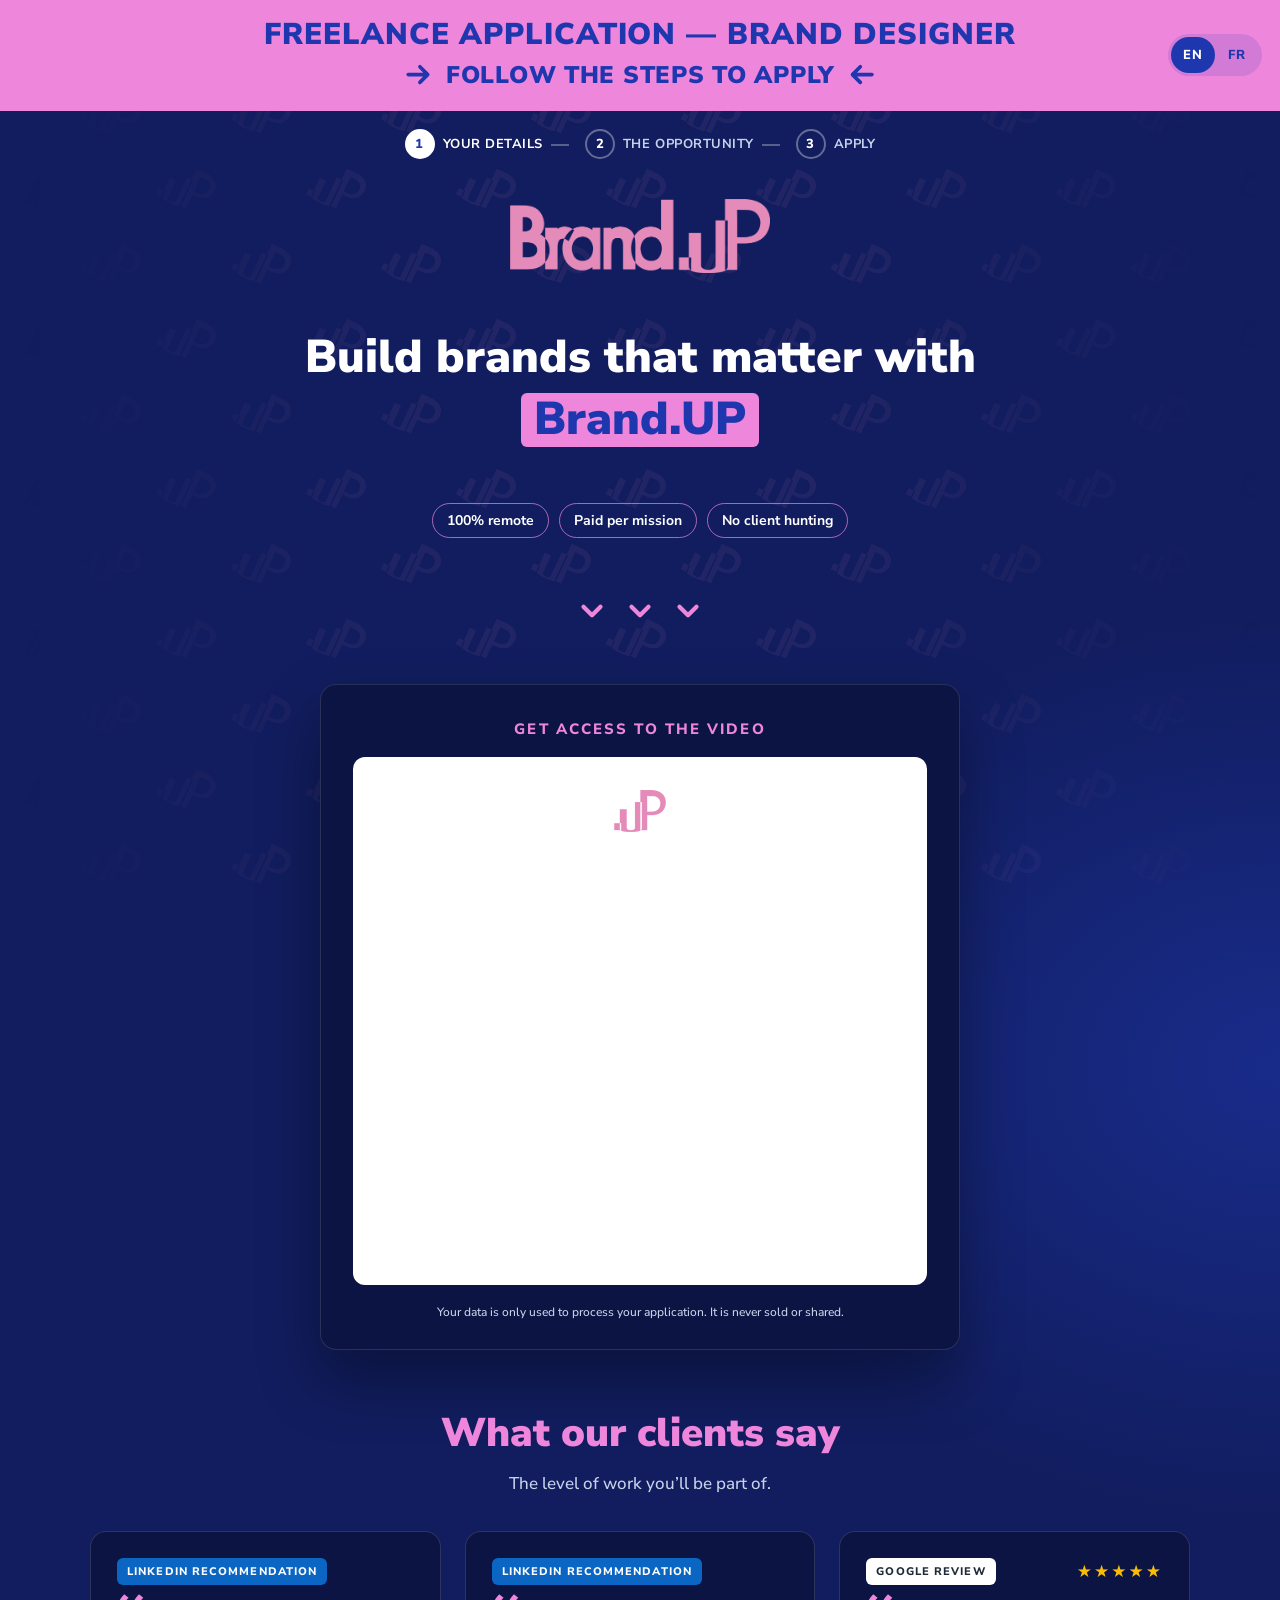
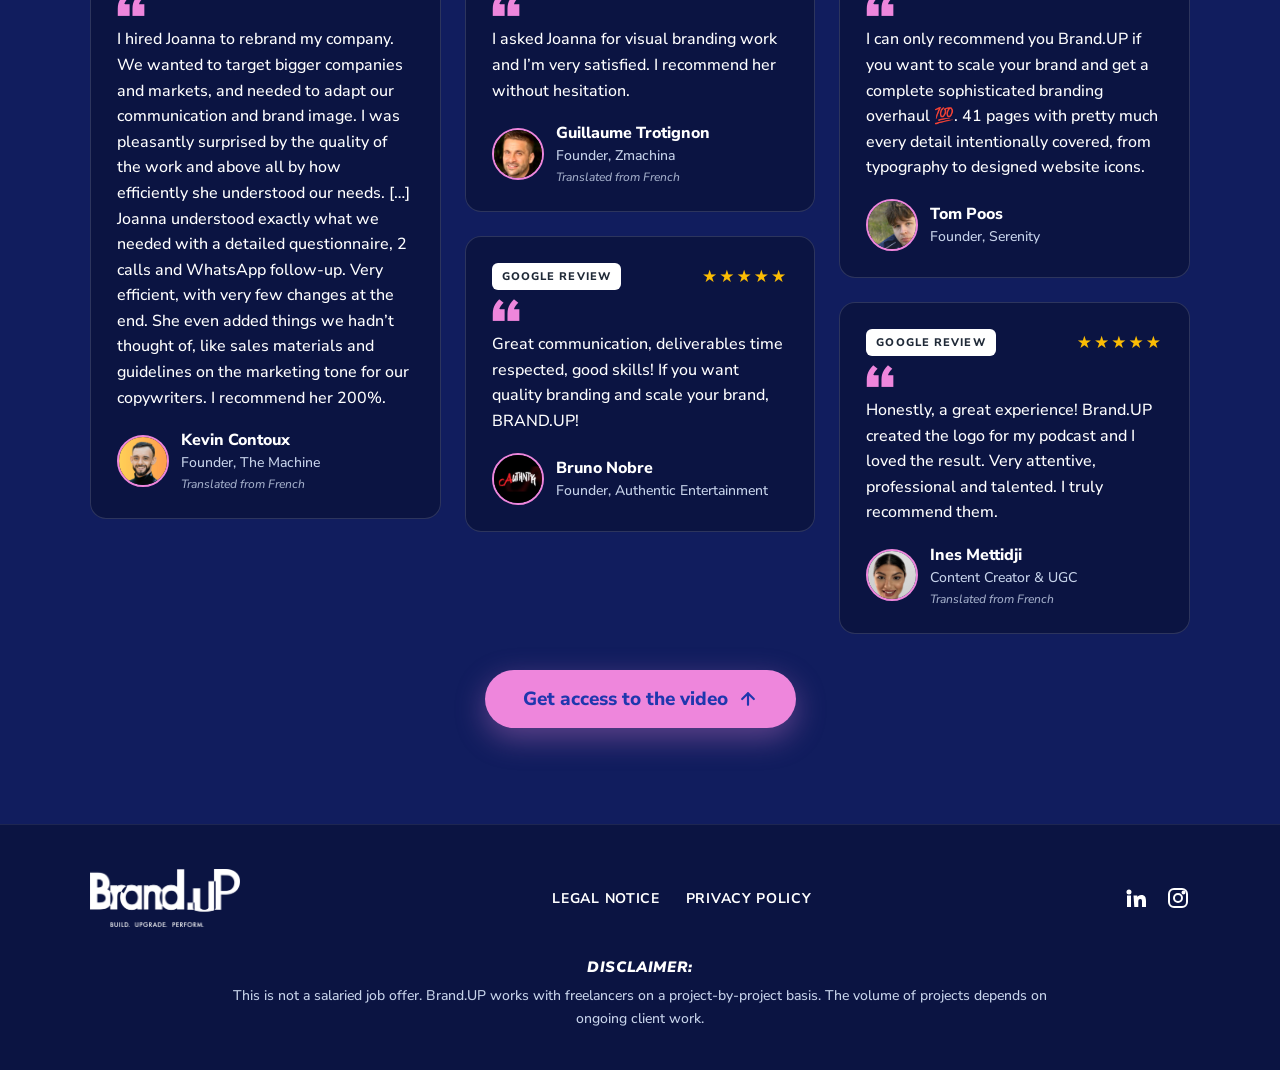
<file: index.html>
<!doctype html>
<html lang="en">
<head>
  <meta charset="utf-8">
  <meta name="viewport" content="width=device-width, initial-scale=1">
  <title>Join Brand.UP — Freelance Brand Designer</title>
  <meta name="description" content="Brand.UP is looking for freelance brand designers: visual identity, art direction and brand guidelines. 100% remote.">
  <meta property="og:title" content="Join the Brand.UP creative network">
  <meta property="og:description" content="Freelance brand designer: apply in 3 steps.">
  <link rel="icon" type="image/png" href="assets/favicon.png">
  <link rel="preconnect" href="https://fonts.googleapis.com">
  <link rel="preconnect" href="https://fonts.gstatic.com" crossorigin>
  <link rel="stylesheet" href="https://fonts.googleapis.com/css2?family=Nunito+Sans:opsz,wght@6..12,500;6..12,700;6..12,800;6..12,900&display=swap">
  <link rel="stylesheet" href="style.css?v=202611231905">
  <script src="config.js?v=202611231905"></script>
  <script src="verrou.js?v=202611231905"></script>
</head>
<body>

  <header class="bandeau">
    <div class="bandeau__langues" data-langues></div>
    <p class="bandeau__titre" data-t="bandeau.titre"></p>
    <p class="bandeau__sous">
      <svg aria-hidden="true" viewBox="0 0 24 24" fill="none" stroke="currentColor" stroke-width="2.8" stroke-linecap="round" stroke-linejoin="round"><path d="M4 12h15M13 6l6 6-6 6"/></svg>
      <span data-t="bandeau.sousTitre"></span>
      <svg class="miroir" aria-hidden="true" viewBox="0 0 24 24" fill="none" stroke="currentColor" stroke-width="2.8" stroke-linecap="round" stroke-linejoin="round"><path d="M4 12h15M13 6l6 6-6 6"/></svg>
    </p>
  </header>
  <ol class="etapes" data-etapes="1" aria-label="Application steps"></ol>

  <main>
    <img src="assets/logo-rose.png" alt="Brand.UP" width="260" height="74" style="width:260px">

    <h1 class="titre-hero"><span data-t="page1.titreDebut"></span><span class="surligne" data-t="page1.titreSurligne"></span><span data-t="page1.titreFin"></span></h1>


    <ul class="badges" data-liste="page1.badges"></ul>

    <div class="fleches" aria-hidden="true">
      <svg viewBox="0 0 24 24" fill="none" stroke="currentColor" stroke-width="3" stroke-linecap="round" stroke-linejoin="round"><path d="M6 9l6 6 6-6"/></svg>
      <svg viewBox="0 0 24 24" fill="none" stroke="currentColor" stroke-width="3" stroke-linecap="round" stroke-linejoin="round"><path d="M6 9l6 6 6-6"/></svg>
      <svg viewBox="0 0 24 24" fill="none" stroke="currentColor" stroke-width="3" stroke-linecap="round" stroke-linejoin="round"><path d="M6 9l6 6 6-6"/></svg>
    </div>

    <div class="carte-form" id="formulaire">
      <p class="carte-form__titre" data-t="page1.formTitre"></p>
      <div class="cadre-tally">
        <img class="cadre-tally__logo" src="assets/icon-up.png" alt="" width="64" height="64">
        <div data-tally="tallyContactId" data-suite="presentation.html" data-hauteur="430" data-titre="Contact form"></div>
      </div>
      <p class="mention" data-t="page1.formMention"></p>
    </div>

    <section class="max-1100" style="display:flex;flex-direction:column;align-items:center;gap:36px">
      <h2 class="titre-section">
        <span data-t="page1.temoignagesTitre"></span>
      </h2>
      <p class="sous-titre-section" data-t="page1.temoignagesSousTitre"></p>
      <ul class="temoignages" data-temoignages="page1.temoignages"></ul>
      <a class="bouton" href="#formulaire"><span data-t="page1.boutonHaut"></span>
        <svg aria-hidden="true" viewBox="0 0 24 24" fill="none" stroke="currentColor" stroke-width="2.6" stroke-linecap="round" stroke-linejoin="round"><path d="M12 19V5M5 12l7-7 7 7"/></svg>
      </a>
    </section>
  </main>

  <footer class="pied">
    <div class="pied__contenu">
      <div class="pied__ligne">
        <img class="pied__logo" src="assets/logo-blanc-tagline.png" alt="Brand.UP — Build. Upgrade. Perform." width="150" height="58">
        <nav aria-label="Footer links">
          <a href="legal-notice.html" data-t="footer.mentions"></a>
          <a href="privacy.html" data-t="footer.confidentialite"></a>
        </nav>
        <div class="reseaux">
          <a href="#" data-social="linkedinUrl" target="_blank" rel="noopener" aria-label="LinkedIn"><svg aria-hidden="true" viewBox="0 0 24 24" fill="currentColor"><path d="M4.98 3.5a2.5 2.5 0 1 1 0 5 2.5 2.5 0 0 1 0-5zM3 9.5h4V21H3zM9.5 9.5h3.8v1.6h.1c.5-1 1.8-2 3.8-2 4 0 4.8 2.6 4.8 6V21h-4v-5.1c0-1.2 0-2.8-1.7-2.8s-2 1.3-2 2.7V21h-4z"/></svg></a>
          <a href="#" data-social="instagramUrl" target="_blank" rel="noopener" aria-label="Instagram"><svg aria-hidden="true" viewBox="0 0 24 24" fill="none" stroke="currentColor" stroke-width="2"><rect x="3" y="3" width="18" height="18" rx="5"/><circle cx="12" cy="12" r="4"/><circle cx="17.5" cy="6.5" r="1" fill="currentColor"/></svg></a>
        </div>
      </div>
      <div class="avertissement">
        <strong data-t="footer.avertissementTitre"></strong>
        <p data-t="footer.avertissement"></p>
      </div>
    </div>
  </footer>

  <script src="textes.js?v=202611231905"></script>
  <script src="site.js?v=202611231905"></script>
  <script>if (document.documentElement.lang === "fr") document.title = "Rejoins Brand.UP — Brand Designer freelance";</script>
</body>
</html>
</file>
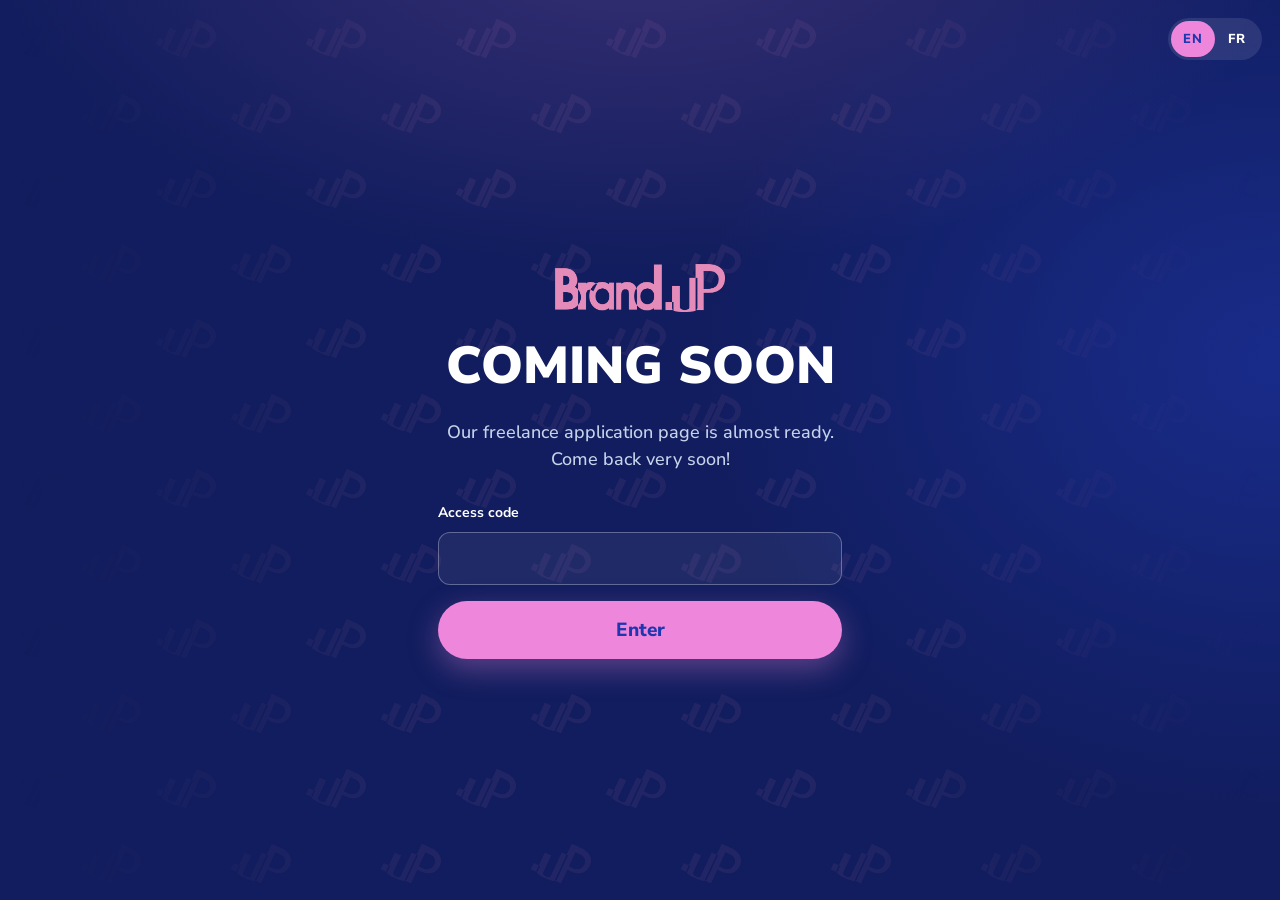
<file: marketing/index.html>
<!doctype html>
<html lang="en">
<head>
  <meta charset="utf-8">
  <meta name="robots" content="noindex">
  <meta name="viewport" content="width=device-width, initial-scale=1">
  <title>Join Brand.UP — Freelance Marketing Expert</title>
  <meta name="description" content="Brand.UP is looking for freelance marketing experts: audit, marketing strategy, action plan and campaign management. 100% remote.">
  <meta property="og:title" content="Join the Brand.UP network — Marketing Expert">
  <meta property="og:description" content="Freelance marketing expert: apply in 3 steps.">
  <link rel="icon" type="image/png" href="../assets/favicon.png">
  <link rel="preconnect" href="https://fonts.googleapis.com">
  <link rel="preconnect" href="https://fonts.gstatic.com" crossorigin>
  <link rel="stylesheet" href="https://fonts.googleapis.com/css2?family=Nunito+Sans:opsz,wght@6..12,500;6..12,700;6..12,800;6..12,900&display=swap">
  <link rel="stylesheet" href="../style.css?v=202611231905">
  <script>window.BRANDUP_METIER = "marketing"; window.BRANDUP_RACINE = "../";</script>
  <script src="../config.js?v=202611231905"></script>
  <script src="../verrou.js?v=202611231905"></script>
</head>
<body>

  <header class="bandeau">
    <div class="bandeau__langues" data-langues></div>
    <p class="bandeau__titre" data-t="bandeau.titre"></p>
    <p class="bandeau__sous">
      <svg aria-hidden="true" viewBox="0 0 24 24" fill="none" stroke="currentColor" stroke-width="2.8" stroke-linecap="round" stroke-linejoin="round"><path d="M4 12h15M13 6l6 6-6 6"/></svg>
      <span data-t="bandeau.sousTitre"></span>
      <svg class="miroir" aria-hidden="true" viewBox="0 0 24 24" fill="none" stroke="currentColor" stroke-width="2.8" stroke-linecap="round" stroke-linejoin="round"><path d="M4 12h15M13 6l6 6-6 6"/></svg>
    </p>
  </header>
  <ol class="etapes" data-etapes="1" aria-label="Application steps"></ol>

  <main>
    <img src="../assets/logo-rose.png" alt="Brand.UP" width="260" height="74" style="width:260px">

    <h1 class="titre-hero"><span data-t="page1.titreDebut"></span><span class="surligne" data-t="page1.titreSurligne"></span><span data-t="page1.titreFin"></span></h1>


    <ul class="badges" data-liste="page1.badges"></ul>

    <div class="fleches" aria-hidden="true">
      <svg viewBox="0 0 24 24" fill="none" stroke="currentColor" stroke-width="3" stroke-linecap="round" stroke-linejoin="round"><path d="M6 9l6 6 6-6"/></svg>
      <svg viewBox="0 0 24 24" fill="none" stroke="currentColor" stroke-width="3" stroke-linecap="round" stroke-linejoin="round"><path d="M6 9l6 6 6-6"/></svg>
      <svg viewBox="0 0 24 24" fill="none" stroke="currentColor" stroke-width="3" stroke-linecap="round" stroke-linejoin="round"><path d="M6 9l6 6 6-6"/></svg>
    </div>

    <div class="carte-form" id="formulaire">
      <p class="carte-form__titre" data-t="page1.formTitre"></p>
      <div class="cadre-tally">
        <img class="cadre-tally__logo" src="../assets/icon-up.png" alt="" width="64" height="64">
        <div data-tally="tallyContactId" data-suite="presentation.html" data-hauteur="430" data-titre="Contact form"></div>
      </div>
      <p class="mention" data-t="page1.formMention"></p>
    </div>

    <section class="max-1100" style="display:flex;flex-direction:column;align-items:center;gap:36px">
      <h2 class="titre-section">
        <span data-t="page1.temoignagesTitre"></span>
      </h2>
      <p class="sous-titre-section" data-t="page1.temoignagesSousTitre"></p>
      <ul class="temoignages" data-temoignages="page1.temoignages"></ul>
      <a class="bouton" href="#formulaire"><span data-t="page1.boutonHaut"></span>
        <svg aria-hidden="true" viewBox="0 0 24 24" fill="none" stroke="currentColor" stroke-width="2.6" stroke-linecap="round" stroke-linejoin="round"><path d="M12 19V5M5 12l7-7 7 7"/></svg>
      </a>
    </section>
  </main>

  <footer class="pied">
    <div class="pied__contenu">
      <div class="pied__ligne">
        <img class="pied__logo" src="../assets/logo-blanc-tagline.png" alt="Brand.UP — Build. Upgrade. Perform." width="150" height="58">
        <nav aria-label="Footer links">
          <a href="../legal-notice.html" data-t="footer.mentions"></a>
          <a href="../privacy.html" data-t="footer.confidentialite"></a>
        </nav>
        <div class="reseaux">
          <a href="#" data-social="linkedinUrl" target="_blank" rel="noopener" aria-label="LinkedIn"><svg aria-hidden="true" viewBox="0 0 24 24" fill="currentColor"><path d="M4.98 3.5a2.5 2.5 0 1 1 0 5 2.5 2.5 0 0 1 0-5zM3 9.5h4V21H3zM9.5 9.5h3.8v1.6h.1c.5-1 1.8-2 3.8-2 4 0 4.8 2.6 4.8 6V21h-4v-5.1c0-1.2 0-2.8-1.7-2.8s-2 1.3-2 2.7V21h-4z"/></svg></a>
          <a href="#" data-social="instagramUrl" target="_blank" rel="noopener" aria-label="Instagram"><svg aria-hidden="true" viewBox="0 0 24 24" fill="none" stroke="currentColor" stroke-width="2"><rect x="3" y="3" width="18" height="18" rx="5"/><circle cx="12" cy="12" r="4"/><circle cx="17.5" cy="6.5" r="1" fill="currentColor"/></svg></a>
        </div>
      </div>
      <div class="avertissement">
        <strong data-t="footer.avertissementTitre"></strong>
        <p data-t="footer.avertissement"></p>
      </div>
    </div>
  </footer>

  <script src="../textes.js?v=202611231905"></script>
  <script src="../site.js?v=202611231905"></script>
  <script>if (document.documentElement.lang === "fr") document.title = "Rejoins Brand.UP — Expert marketing freelance";</script>
</body>
</html>
</file>
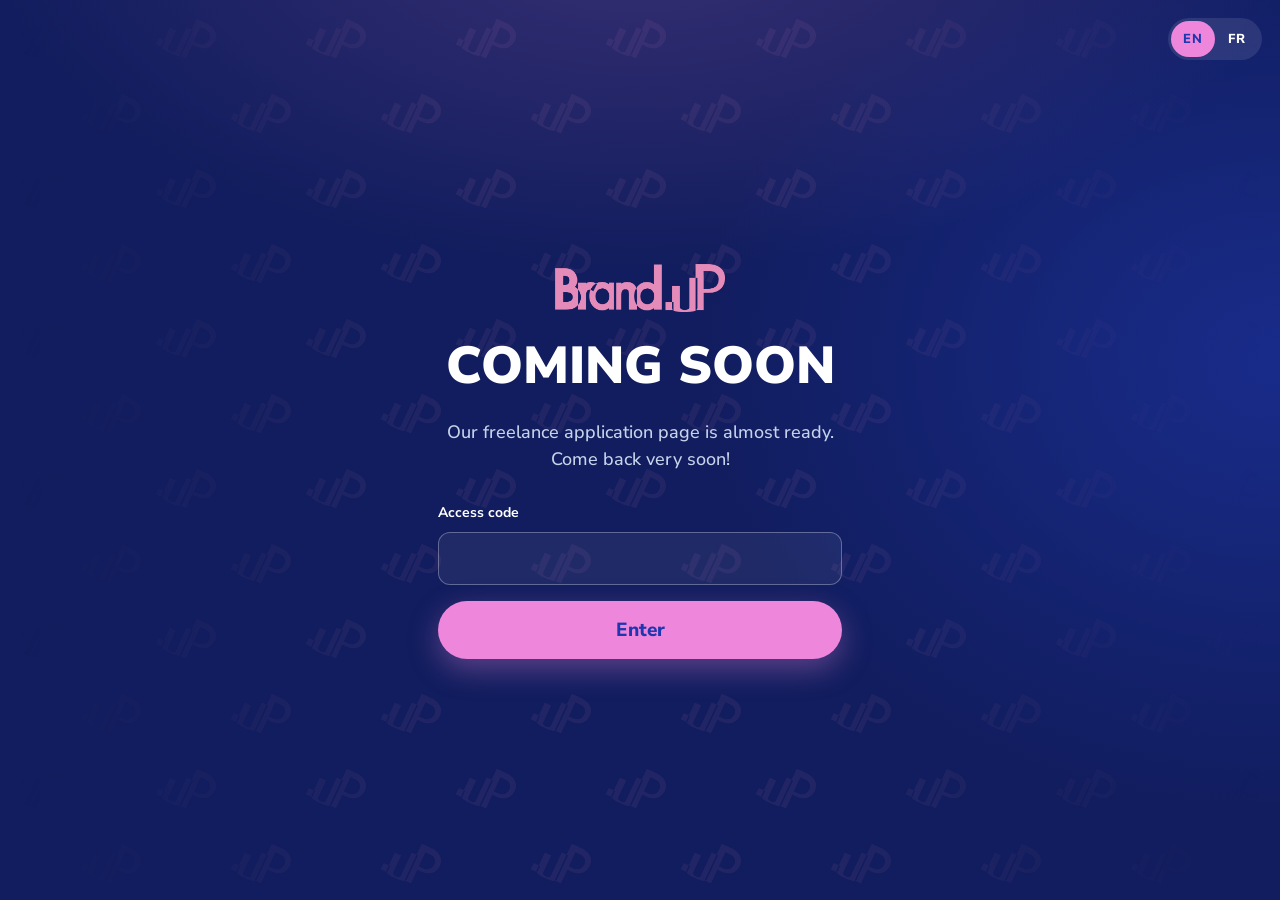
<file: webdev/index.html>
<!doctype html>
<html lang="en">
<head>
  <meta charset="utf-8">
  <meta name="robots" content="noindex">
  <meta name="viewport" content="width=device-width, initial-scale=1">
  <title>Join Brand.UP — Freelance Full Stack Web Developer</title>
  <meta name="description" content="Brand.UP is looking for freelance full stack web developers: landing pages, business websites, e-commerce and web apps. 100% remote.">
  <meta property="og:title" content="Join the Brand.UP network — Full Stack Web Developer">
  <meta property="og:description" content="Freelance full stack web developer: apply in 3 steps.">
  <link rel="icon" type="image/png" href="../assets/favicon.png">
  <link rel="preconnect" href="https://fonts.googleapis.com">
  <link rel="preconnect" href="https://fonts.gstatic.com" crossorigin>
  <link rel="stylesheet" href="https://fonts.googleapis.com/css2?family=Nunito+Sans:opsz,wght@6..12,500;6..12,700;6..12,800;6..12,900&display=swap">
  <link rel="stylesheet" href="../style.css?v=202611231905">
  <script>window.BRANDUP_METIER = "webdev"; window.BRANDUP_RACINE = "../";</script>
  <script src="../config.js?v=202611231905"></script>
  <script src="../verrou.js?v=202611231905"></script>
</head>
<body>

  <header class="bandeau">
    <div class="bandeau__langues" data-langues></div>
    <p class="bandeau__titre" data-t="bandeau.titre"></p>
    <p class="bandeau__sous">
      <svg aria-hidden="true" viewBox="0 0 24 24" fill="none" stroke="currentColor" stroke-width="2.8" stroke-linecap="round" stroke-linejoin="round"><path d="M4 12h15M13 6l6 6-6 6"/></svg>
      <span data-t="bandeau.sousTitre"></span>
      <svg class="miroir" aria-hidden="true" viewBox="0 0 24 24" fill="none" stroke="currentColor" stroke-width="2.8" stroke-linecap="round" stroke-linejoin="round"><path d="M4 12h15M13 6l6 6-6 6"/></svg>
    </p>
  </header>
  <ol class="etapes" data-etapes="1" aria-label="Application steps"></ol>

  <main>
    <img src="../assets/logo-rose.png" alt="Brand.UP" width="260" height="74" style="width:260px">

    <h1 class="titre-hero"><span data-t="page1.titreDebut"></span><span class="surligne" data-t="page1.titreSurligne"></span><span data-t="page1.titreFin"></span></h1>


    <ul class="badges" data-liste="page1.badges"></ul>

    <div class="fleches" aria-hidden="true">
      <svg viewBox="0 0 24 24" fill="none" stroke="currentColor" stroke-width="3" stroke-linecap="round" stroke-linejoin="round"><path d="M6 9l6 6 6-6"/></svg>
      <svg viewBox="0 0 24 24" fill="none" stroke="currentColor" stroke-width="3" stroke-linecap="round" stroke-linejoin="round"><path d="M6 9l6 6 6-6"/></svg>
      <svg viewBox="0 0 24 24" fill="none" stroke="currentColor" stroke-width="3" stroke-linecap="round" stroke-linejoin="round"><path d="M6 9l6 6 6-6"/></svg>
    </div>

    <div class="carte-form" id="formulaire">
      <p class="carte-form__titre" data-t="page1.formTitre"></p>
      <div class="cadre-tally">
        <img class="cadre-tally__logo" src="../assets/icon-up.png" alt="" width="64" height="64">
        <div data-tally="tallyContactId" data-suite="presentation.html" data-hauteur="430" data-titre="Contact form"></div>
      </div>
      <p class="mention" data-t="page1.formMention"></p>
    </div>

    <section class="max-1100" style="display:flex;flex-direction:column;align-items:center;gap:36px">
      <h2 class="titre-section">
        <span data-t="page1.temoignagesTitre"></span>
      </h2>
      <p class="sous-titre-section" data-t="page1.temoignagesSousTitre"></p>
      <ul class="temoignages" data-temoignages="page1.temoignages"></ul>
      <a class="bouton" href="#formulaire"><span data-t="page1.boutonHaut"></span>
        <svg aria-hidden="true" viewBox="0 0 24 24" fill="none" stroke="currentColor" stroke-width="2.6" stroke-linecap="round" stroke-linejoin="round"><path d="M12 19V5M5 12l7-7 7 7"/></svg>
      </a>
    </section>
  </main>

  <footer class="pied">
    <div class="pied__contenu">
      <div class="pied__ligne">
        <img class="pied__logo" src="../assets/logo-blanc-tagline.png" alt="Brand.UP — Build. Upgrade. Perform." width="150" height="58">
        <nav aria-label="Footer links">
          <a href="../legal-notice.html" data-t="footer.mentions"></a>
          <a href="../privacy.html" data-t="footer.confidentialite"></a>
        </nav>
        <div class="reseaux">
          <a href="#" data-social="linkedinUrl" target="_blank" rel="noopener" aria-label="LinkedIn"><svg aria-hidden="true" viewBox="0 0 24 24" fill="currentColor"><path d="M4.98 3.5a2.5 2.5 0 1 1 0 5 2.5 2.5 0 0 1 0-5zM3 9.5h4V21H3zM9.5 9.5h3.8v1.6h.1c.5-1 1.8-2 3.8-2 4 0 4.8 2.6 4.8 6V21h-4v-5.1c0-1.2 0-2.8-1.7-2.8s-2 1.3-2 2.7V21h-4z"/></svg></a>
          <a href="#" data-social="instagramUrl" target="_blank" rel="noopener" aria-label="Instagram"><svg aria-hidden="true" viewBox="0 0 24 24" fill="none" stroke="currentColor" stroke-width="2"><rect x="3" y="3" width="18" height="18" rx="5"/><circle cx="12" cy="12" r="4"/><circle cx="17.5" cy="6.5" r="1" fill="currentColor"/></svg></a>
        </div>
      </div>
      <div class="avertissement">
        <strong data-t="footer.avertissementTitre"></strong>
        <p data-t="footer.avertissement"></p>
      </div>
    </div>
  </footer>

  <script src="../textes.js?v=202611231905"></script>
  <script src="../site.js?v=202611231905"></script>
  <script>if (document.documentElement.lang === "fr") document.title = "Rejoins Brand.UP — Développeur web full stack freelance";</script>
</body>
</html>
</file>
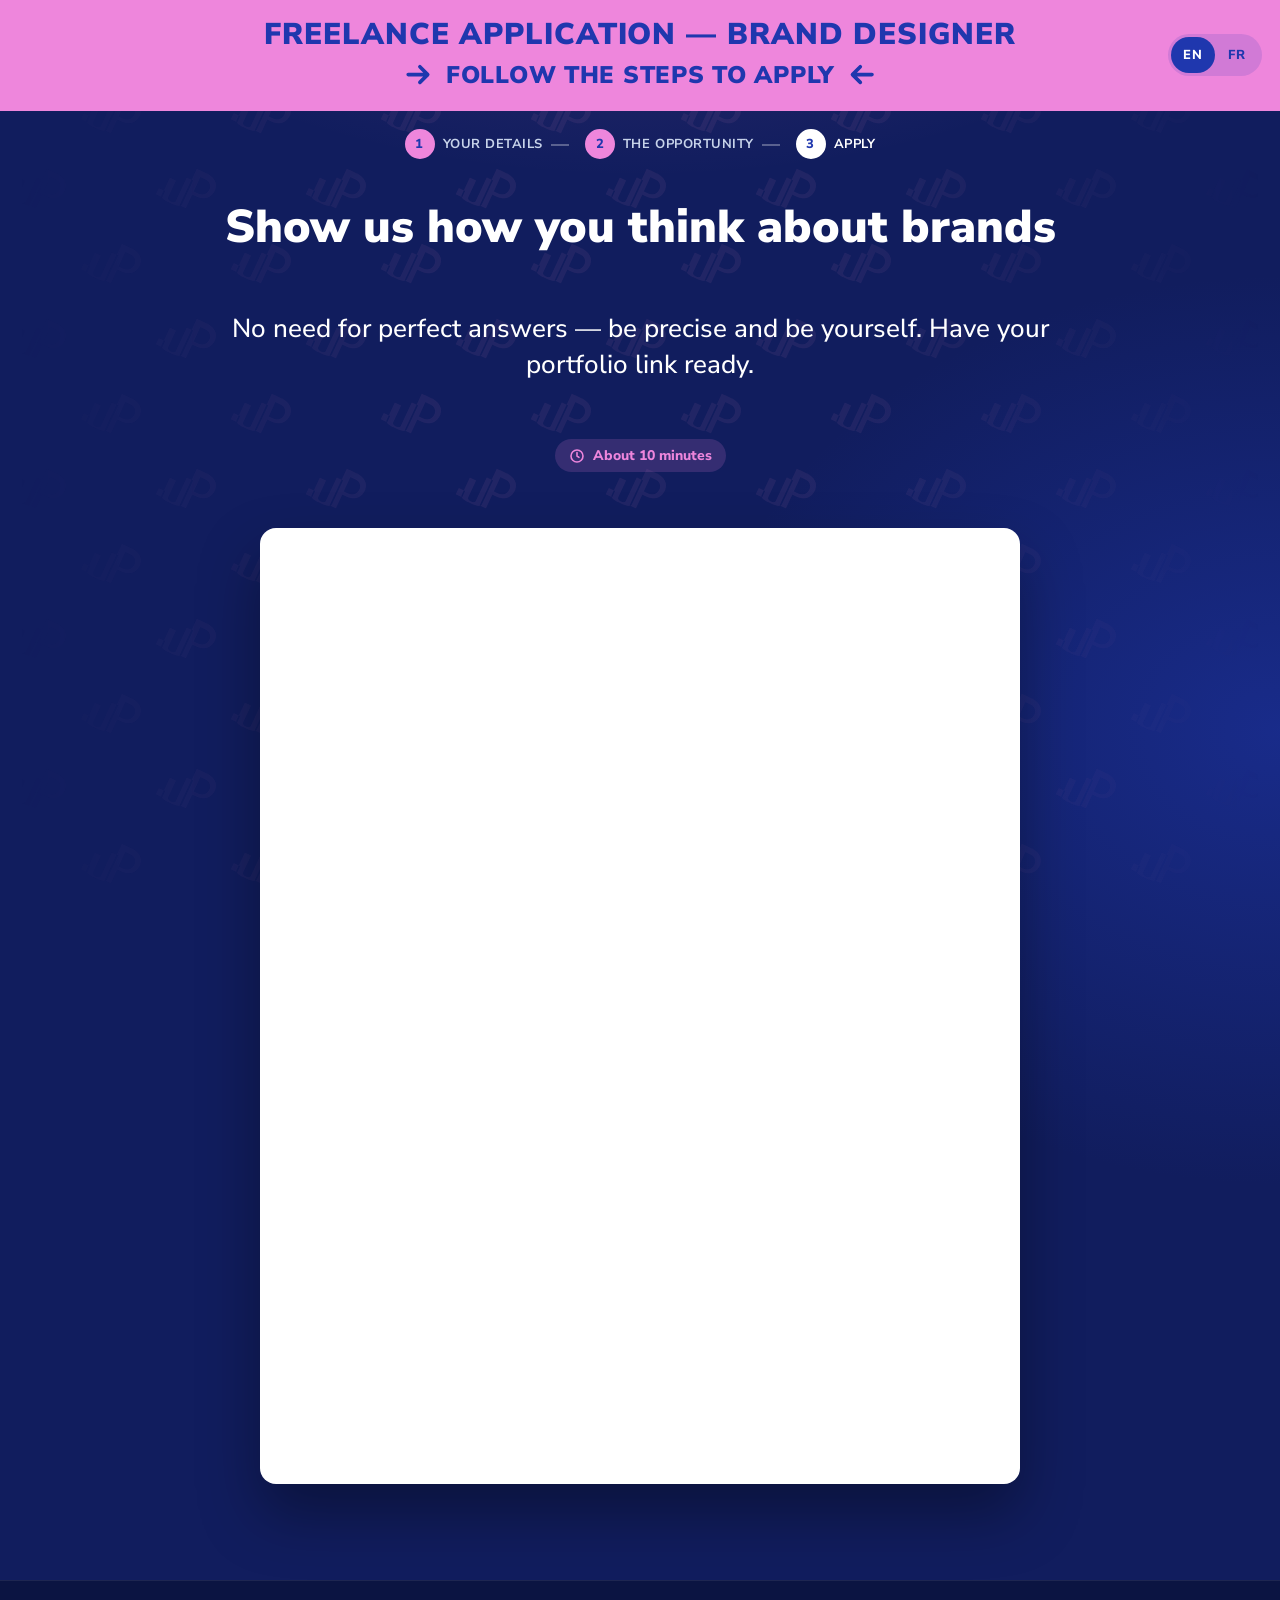
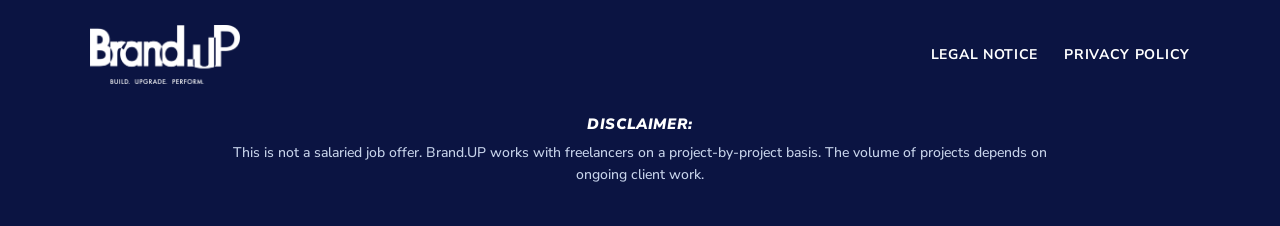
<file: apply.html>
<!doctype html>
<html lang="en">
<head>
  <meta charset="utf-8">
  <meta name="viewport" content="width=device-width, initial-scale=1">
  <title>Step 3 — Application form | Brand.UP</title>
  <meta name="robots" content="noindex">
  <link rel="icon" type="image/png" href="assets/favicon.png">
  <link rel="preconnect" href="https://fonts.googleapis.com">
  <link rel="preconnect" href="https://fonts.gstatic.com" crossorigin>
  <link rel="stylesheet" href="https://fonts.googleapis.com/css2?family=Nunito+Sans:opsz,wght@6..12,500;6..12,700;6..12,800;6..12,900&display=swap">
  <link rel="stylesheet" href="style.css?v=202611231905">
  <script src="config.js?v=202611231905"></script>
  <script src="verrou.js?v=202611231905"></script>
</head>
<body>

  <header class="bandeau">
    <div class="bandeau__langues" data-langues></div>
    <p class="bandeau__titre" data-t="bandeau.titre"></p>
    <p class="bandeau__sous">
      <svg aria-hidden="true" viewBox="0 0 24 24" fill="none" stroke="currentColor" stroke-width="2.8" stroke-linecap="round" stroke-linejoin="round"><path d="M4 12h15M13 6l6 6-6 6"/></svg>
      <span data-t="bandeau.sousTitre"></span>
      <svg class="miroir" aria-hidden="true" viewBox="0 0 24 24" fill="none" stroke="currentColor" stroke-width="2.8" stroke-linecap="round" stroke-linejoin="round"><path d="M4 12h15M13 6l6 6-6 6"/></svg>
    </p>
  </header>
  <ol class="etapes" data-etapes="3" aria-label="Application steps"></ol>

  <main>
    <h1 class="titre-hero" data-t="page3.titre"></h1>
    <p class="intro" data-t="page3.sousTitre"></p>
    <span class="puce-info">
      <svg aria-hidden="true" viewBox="0 0 24 24" fill="none" stroke="currentColor" stroke-width="2.4" stroke-linecap="round" stroke-linejoin="round"><circle cx="12" cy="12" r="9"/><path d="M12 7v5l3 2"/></svg>
      <span data-t="page3.duree"></span>
    </span>
    <div class="carte-questionnaire">
      <div data-tally="tallyCandidatureId" data-hauteur="900" data-titre="Application form"></div>
    </div>
  </main>

  <footer class="pied">
    <div class="pied__contenu">
      <div class="pied__ligne">
        <img class="pied__logo" src="assets/logo-blanc-tagline.png" alt="Brand.UP — Build. Upgrade. Perform." width="150" height="58">
        <nav aria-label="Footer links">
          <a href="legal-notice.html" data-t="footer.mentions"></a>
          <a href="privacy.html" data-t="footer.confidentialite"></a>
        </nav>
      </div>
      <div class="avertissement">
        <strong data-t="footer.avertissementTitre"></strong>
        <p data-t="footer.avertissement"></p>
      </div>
    </div>
  </footer>

  <script src="textes.js?v=202611231905"></script>
  <script src="site.js?v=202611231905"></script>
  <script>if (document.documentElement.lang === "fr") document.title = "Étape 3 — Candidature | Brand.UP";</script>
</body>
</html>
</file>
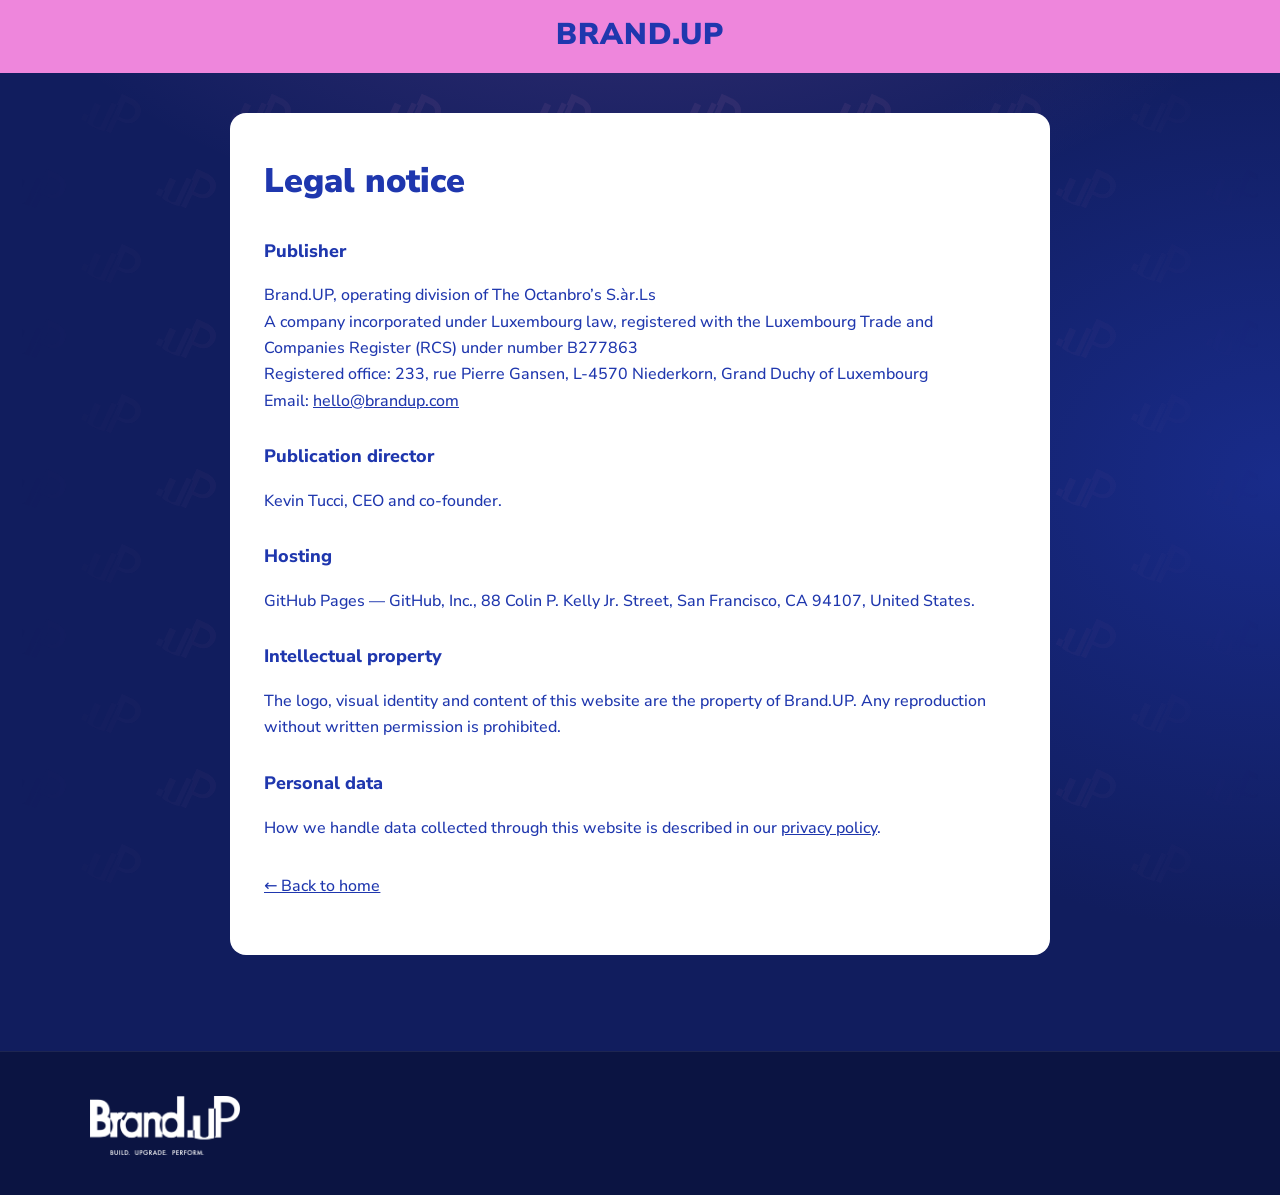
<file: legal-notice.html>
<!doctype html>
<html lang="en">
<head>
  <meta charset="utf-8">
  <meta name="viewport" content="width=device-width, initial-scale=1">
  <title>Legal notice | Brand.UP</title>
  <meta name="robots" content="noindex">
  <link rel="icon" type="image/png" href="assets/favicon.png">
  <link rel="preconnect" href="https://fonts.googleapis.com">
  <link rel="preconnect" href="https://fonts.gstatic.com" crossorigin>
  <link rel="stylesheet" href="https://fonts.googleapis.com/css2?family=Nunito+Sans:opsz,wght@6..12,500;6..12,700;6..12,800;6..12,900&display=swap">
  <link rel="stylesheet" href="style.css?v=202611231905">
  <script src="config.js?v=202611231905"></script>
  <script src="verrou.js?v=202611231905"></script>
</head>
<body>
  <header class="bandeau">
    <p class="bandeau__titre">Brand.UP</p>
  </header>

  <main class="etroit">
    <article class="legal" data-lang="en">
      <h1>Legal notice</h1>

      <h2>Publisher</h2>
      <p>Brand.UP, operating division of The Octanbro’s S.àr.Ls<br>
      A company incorporated under Luxembourg law, registered with the Luxembourg Trade and Companies Register (RCS) under number B277863<br>
      Registered office: 233, rue Pierre Gansen, L-4570 Niederkorn, Grand Duchy of Luxembourg<br>
      Email: <a href="mailto:hello@brandup.com">hello@brandup.com</a></p>

      <h2>Publication director</h2>
      <p>Kevin Tucci, CEO and co-founder.</p>

      <h2>Hosting</h2>
      <p>GitHub Pages — GitHub, Inc., 88 Colin P. Kelly Jr. Street, San Francisco, CA 94107, United States.</p>

      <h2>Intellectual property</h2>
      <p>The logo, visual identity and content of this website are the property of Brand.UP. Any reproduction without written permission is prohibited.</p>

      <h2>Personal data</h2>
      <p>How we handle data collected through this website is described in our <a href="privacy.html">privacy policy</a>.</p>

      <p style="margin-top:32px"><a href="index.html">← Back to home</a></p>
    </article>
    <article class="legal" data-lang="fr">
      <h1>Mentions légales</h1>

      <h2>Éditeur</h2>
      <p>Brand.UP, division opérationnelle de The Octanbro’s S.àr.Ls<br>
      Société de droit luxembourgeois, immatriculée au Registre de Commerce et des Sociétés de Luxembourg (RCS) sous le numéro B277863<br>
      Siège social : 233, rue Pierre Gansen, L-4570 Niederkorn, Grand-Duché de Luxembourg<br>
      Email : <a href="mailto:hello@brandup.com">hello@brandup.com</a></p>

      <h2>Directeur de la publication</h2>
      <p>Kevin Tucci, CEO et cofondateur.</p>

      <h2>Hébergement</h2>
      <p>GitHub Pages — GitHub, Inc., 88 Colin P. Kelly Jr. Street, San Francisco, CA 94107, États-Unis.</p>

      <h2>Propriété intellectuelle</h2>
      <p>Le logo, l’identité visuelle et les contenus de ce site sont la propriété de Brand.UP. Toute reproduction sans autorisation écrite est interdite.</p>

      <h2>Données personnelles</h2>
      <p>Le traitement des données collectées sur ce site est décrit dans notre <a href="privacy.html">politique de confidentialité</a>.</p>

      <p style="margin-top:32px"><a href="index.html">← Retour à l’accueil</a></p>
    </article>
  </main>

  <footer class="pied">
    <div class="pied__contenu">
      <div class="pied__ligne">
        <img class="pied__logo" src="assets/logo-blanc-tagline.png" alt="Brand.UP — Build. Upgrade. Perform." width="170" height="66">
      </div>
    </div>
  </footer>
  <script src="textes.js?v=202611231905"></script>
  <script src="site.js?v=202611231905"></script>
  <script>if (document.documentElement.lang === "fr") document.title = "Mentions légales | Brand.UP";</script>
</body>
</html>
</file>
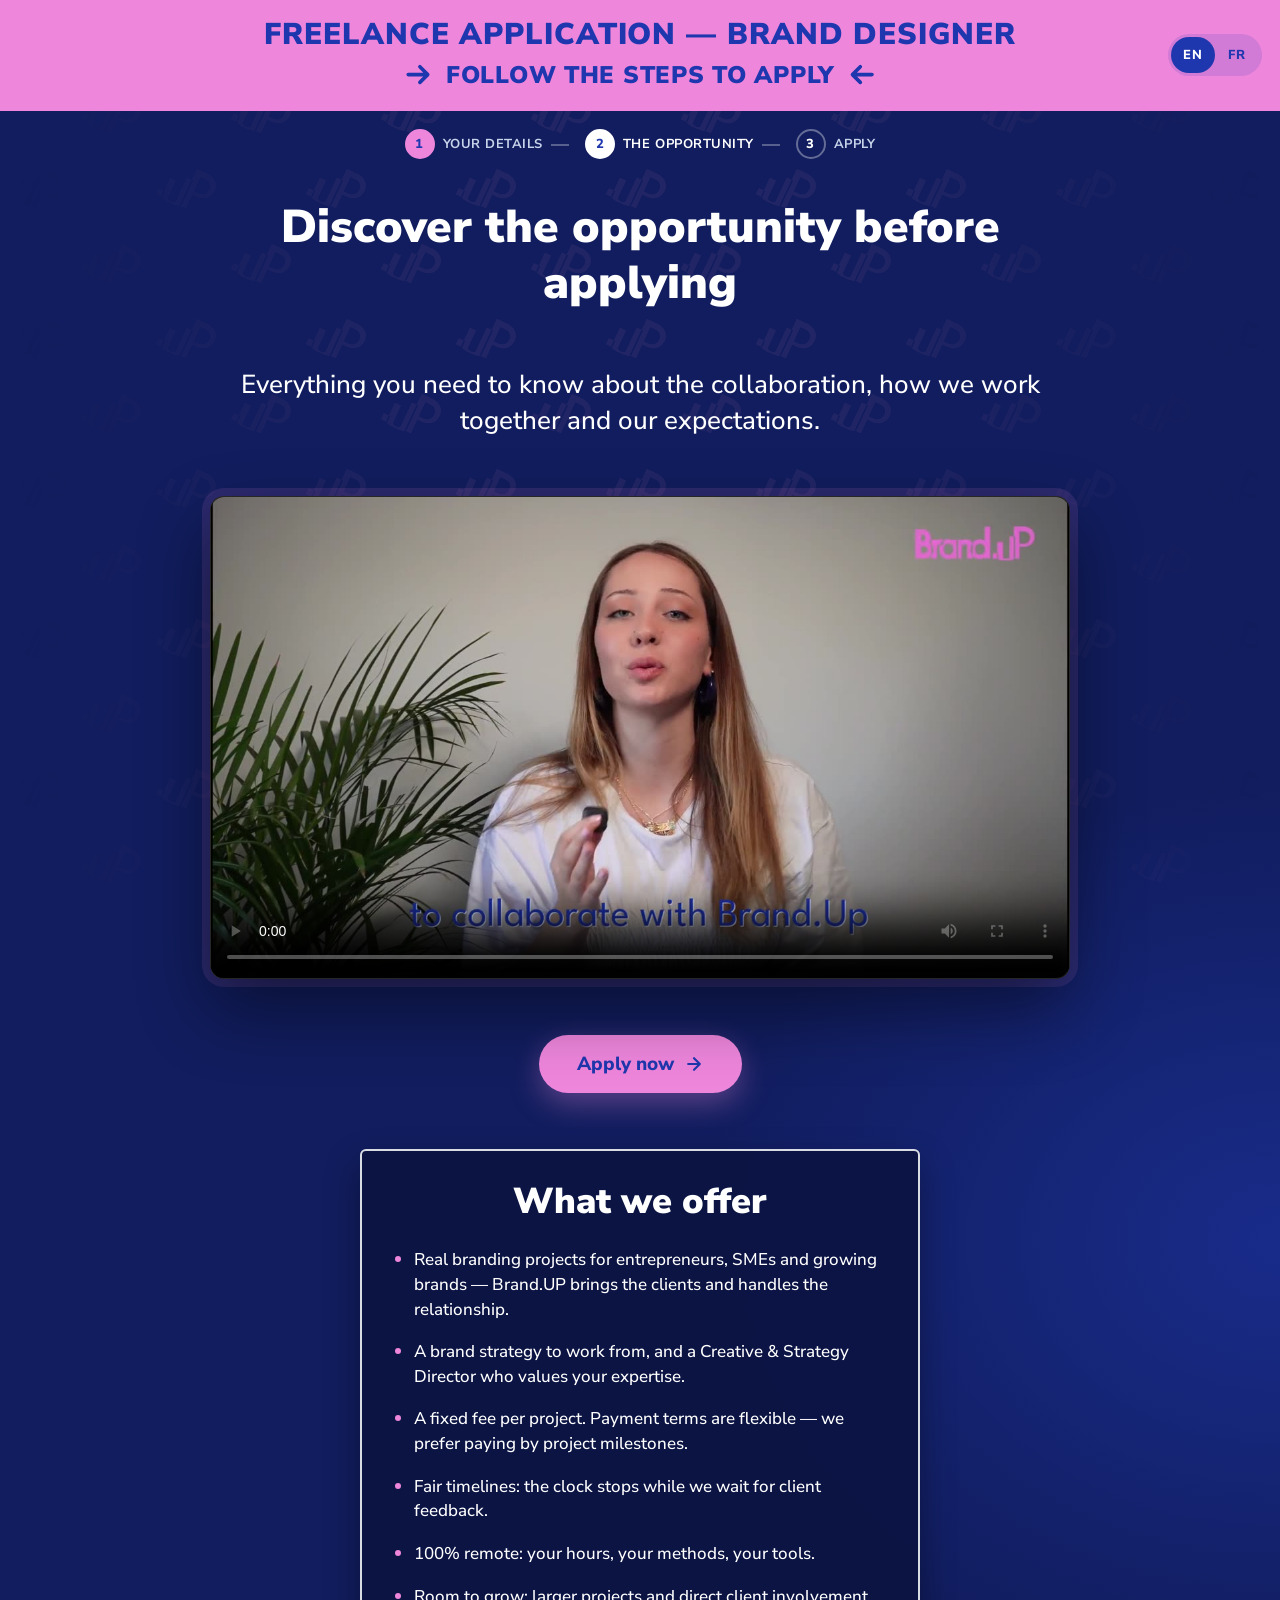
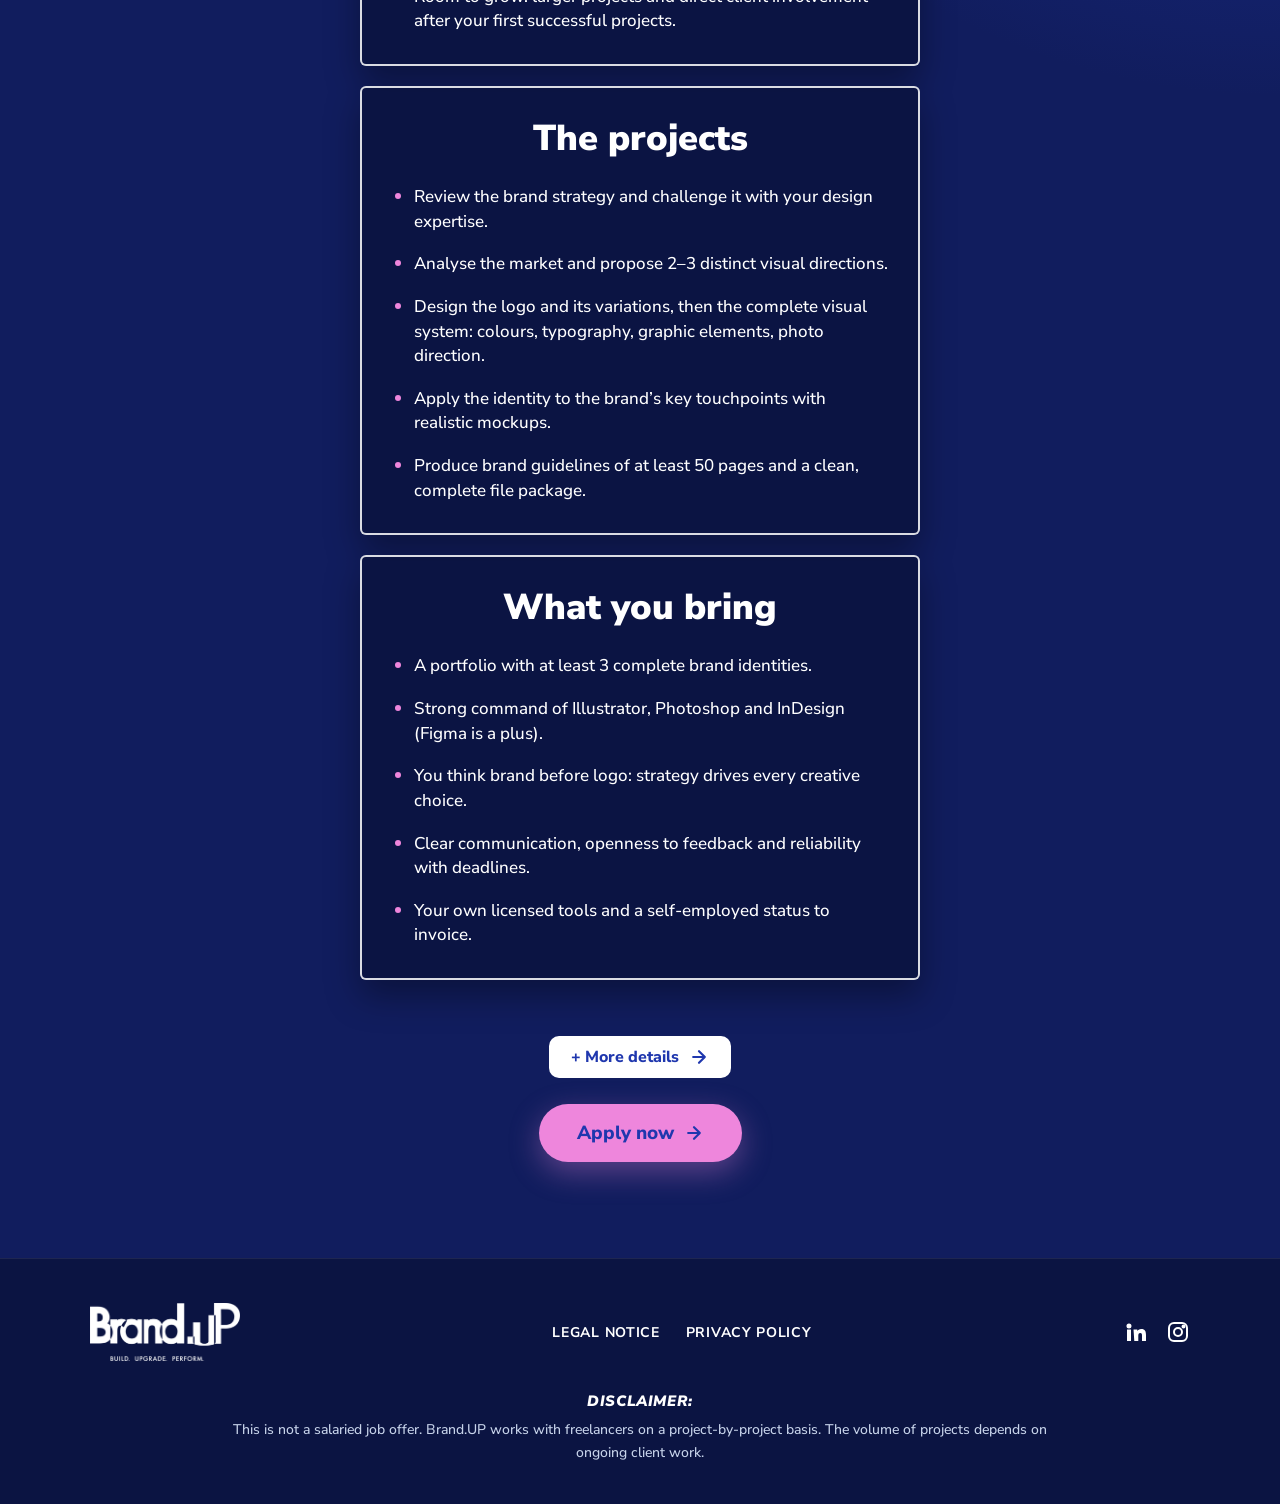
<file: presentation.html>
<!doctype html>
<html lang="en">
<head>
  <meta charset="utf-8">
  <meta name="viewport" content="width=device-width, initial-scale=1">
  <title>Step 2 — The opportunity | Brand.UP</title>
  <meta name="robots" content="noindex">
  <link rel="icon" type="image/png" href="assets/favicon.png">
  <link rel="preconnect" href="https://fonts.googleapis.com">
  <link rel="preconnect" href="https://fonts.gstatic.com" crossorigin>
  <link rel="stylesheet" href="https://fonts.googleapis.com/css2?family=Nunito+Sans:opsz,wght@6..12,500;6..12,700;6..12,800;6..12,900&display=swap">
  <link rel="stylesheet" href="style.css?v=202611231905">
  <script src="config.js?v=202611231905"></script>
  <script src="verrou.js?v=202611231905"></script>
</head>
<body>

  <header class="bandeau">
    <div class="bandeau__langues" data-langues></div>
    <p class="bandeau__titre" data-t="bandeau.titre"></p>
    <p class="bandeau__sous">
      <svg aria-hidden="true" viewBox="0 0 24 24" fill="none" stroke="currentColor" stroke-width="2.8" stroke-linecap="round" stroke-linejoin="round"><path d="M4 12h15M13 6l6 6-6 6"/></svg>
      <span data-t="bandeau.sousTitre"></span>
      <svg class="miroir" aria-hidden="true" viewBox="0 0 24 24" fill="none" stroke="currentColor" stroke-width="2.8" stroke-linecap="round" stroke-linejoin="round"><path d="M4 12h15M13 6l6 6-6 6"/></svg>
    </p>
  </header>
  <ol class="etapes" data-etapes="2" aria-label="Application steps"></ol>

  <main>
    <h1 class="titre-hero" data-t="page2.titre"></h1>
    <p class="intro" data-t="page2.sousTitre"></p>

    <div class="max-860">
      <div class="video" data-video>
        <div class="video__vide">
          <span class="video__son">
            <svg aria-hidden="true" viewBox="0 0 24 24" fill="none" stroke="currentColor" stroke-width="2" stroke-linecap="round" stroke-linejoin="round"><path d="M11 5L6 9H2v6h4l5 4z"/><path d="M23 9l-6 6M17 9l6 6"/></svg>
            <span data-t="page2.videoBadge"></span>
          </span>
          <span class="video__play" aria-hidden="true">
            <svg width="36" height="36" viewBox="0 0 24 24" fill="currentColor"><path d="M8 5.5v13l11-6.5z"/></svg>
          </span>
          <span data-t="ui.videoBientot"></span>
        </div>
      </div>
    </div>

    <a class="bouton" href="apply.html"><span data-t="page2.boutonCandidater"></span>
      <svg aria-hidden="true" viewBox="0 0 24 24" fill="none" stroke="currentColor" stroke-width="2.6" stroke-linecap="round" stroke-linejoin="round"><path d="M5 12h14M12 5l7 7-7 7"/></svg>
    </a>

    <section class="boites" data-blocs="page2.blocs"></section>

    <div class="pile-boutons">
      <a class="bouton bouton--blanc" href="#" data-lien="detailsUrl" target="_blank" rel="noopener"><span data-t="page2.boutonDetails"></span>
        <svg aria-hidden="true" viewBox="0 0 24 24" fill="none" stroke="currentColor" stroke-width="2.6" stroke-linecap="round" stroke-linejoin="round"><path d="M5 12h14M12 5l7 7-7 7"/></svg>
      </a>
      <a class="bouton" href="apply.html"><span data-t="page2.boutonCandidater"></span>
        <svg aria-hidden="true" viewBox="0 0 24 24" fill="none" stroke="currentColor" stroke-width="2.6" stroke-linecap="round" stroke-linejoin="round"><path d="M5 12h14M12 5l7 7-7 7"/></svg>
      </a>
    </div>
  </main>

  <footer class="pied">
    <div class="pied__contenu">
      <div class="pied__ligne">
        <img class="pied__logo" src="assets/logo-blanc-tagline.png" alt="Brand.UP — Build. Upgrade. Perform." width="150" height="58">
        <nav aria-label="Footer links">
          <a href="legal-notice.html" data-t="footer.mentions"></a>
          <a href="privacy.html" data-t="footer.confidentialite"></a>
        </nav>
        <div class="reseaux">
          <a href="#" data-social="linkedinUrl" target="_blank" rel="noopener" aria-label="LinkedIn"><svg aria-hidden="true" viewBox="0 0 24 24" fill="currentColor"><path d="M4.98 3.5a2.5 2.5 0 1 1 0 5 2.5 2.5 0 0 1 0-5zM3 9.5h4V21H3zM9.5 9.5h3.8v1.6h.1c.5-1 1.8-2 3.8-2 4 0 4.8 2.6 4.8 6V21h-4v-5.1c0-1.2 0-2.8-1.7-2.8s-2 1.3-2 2.7V21h-4z"/></svg></a>
          <a href="#" data-social="instagramUrl" target="_blank" rel="noopener" aria-label="Instagram"><svg aria-hidden="true" viewBox="0 0 24 24" fill="none" stroke="currentColor" stroke-width="2"><rect x="3" y="3" width="18" height="18" rx="5"/><circle cx="12" cy="12" r="4"/><circle cx="17.5" cy="6.5" r="1" fill="currentColor"/></svg></a>
        </div>
      </div>
      <div class="avertissement">
        <strong data-t="footer.avertissementTitre"></strong>
        <p data-t="footer.avertissement"></p>
      </div>
    </div>
  </footer>

  <script src="textes.js?v=202611231905"></script>
  <script src="site.js?v=202611231905"></script>
  <script>if (document.documentElement.lang === "fr") document.title = "Étape 2 — L’opportunité | Brand.UP";</script>
</body>
</html>
</file>
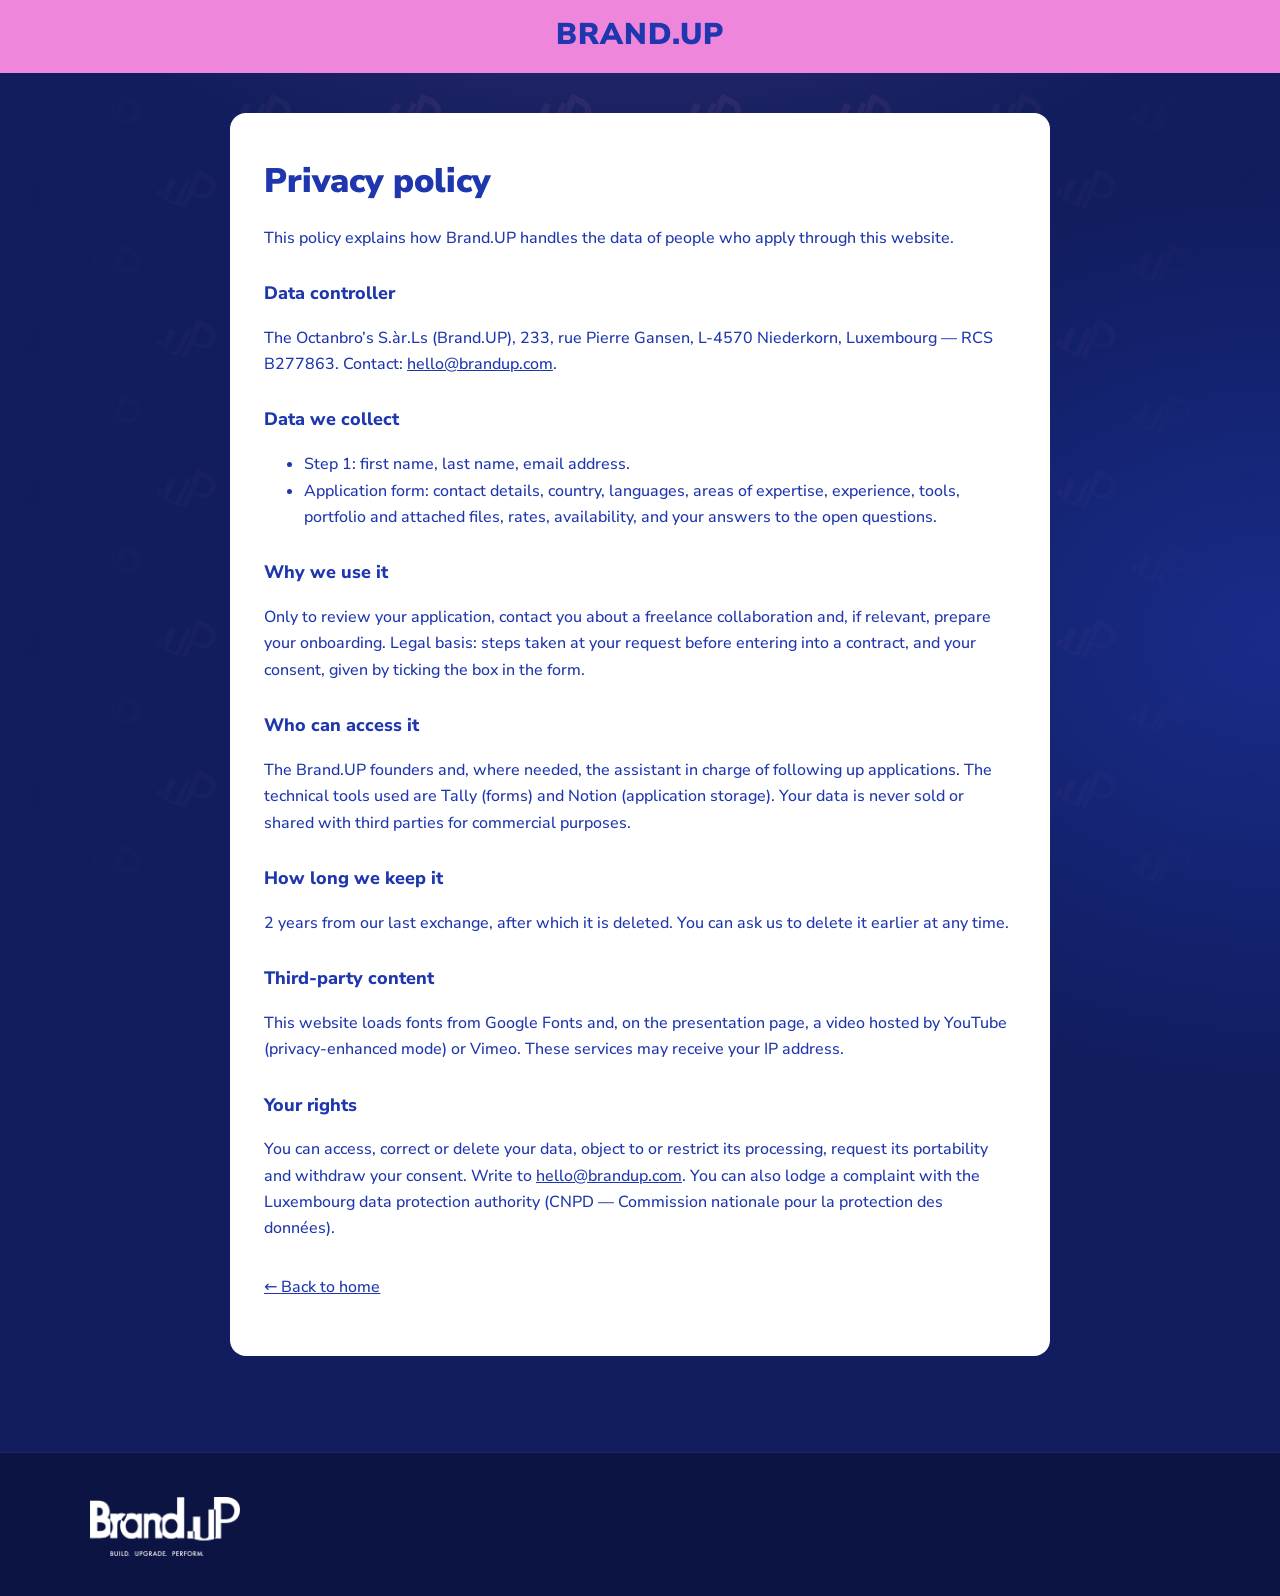
<file: privacy.html>
<!doctype html>
<html lang="en">
<head>
  <meta charset="utf-8">
  <meta name="viewport" content="width=device-width, initial-scale=1">
  <title>Privacy policy | Brand.UP</title>
  <meta name="robots" content="noindex">
  <link rel="icon" type="image/png" href="assets/favicon.png">
  <link rel="preconnect" href="https://fonts.googleapis.com">
  <link rel="preconnect" href="https://fonts.gstatic.com" crossorigin>
  <link rel="stylesheet" href="https://fonts.googleapis.com/css2?family=Nunito+Sans:opsz,wght@6..12,500;6..12,700;6..12,800;6..12,900&display=swap">
  <link rel="stylesheet" href="style.css?v=202611231905">
  <script src="config.js?v=202611231905"></script>
  <script src="verrou.js?v=202611231905"></script>
</head>
<body>
  <header class="bandeau">
    <p class="bandeau__titre">Brand.UP</p>
  </header>

  <main>
    <article class="legal" data-lang="en">
      <h1>Privacy policy</h1>
      <p>This policy explains how Brand.UP handles the data of people who apply through this website.</p>

      <h2>Data controller</h2>
      <p>The Octanbro’s S.àr.Ls (Brand.UP), 233, rue Pierre Gansen, L-4570 Niederkorn, Luxembourg — RCS B277863. Contact: <a href="mailto:hello@brandup.com">hello@brandup.com</a>.</p>

      <h2>Data we collect</h2>
      <ul>
        <li>Step 1: first name, last name, email address.</li>
        <li>Application form: contact details, country, languages, areas of expertise, experience, tools, portfolio and attached files, rates, availability, and your answers to the open questions.</li>
      </ul>

      <h2>Why we use it</h2>
      <p>Only to review your application, contact you about a freelance collaboration and, if relevant, prepare your onboarding. Legal basis: steps taken at your request before entering into a contract, and your consent, given by ticking the box in the form.</p>

      <h2>Who can access it</h2>
      <p>The Brand.UP founders and, where needed, the assistant in charge of following up applications. The technical tools used are Tally (forms) and Notion (application storage). Your data is never sold or shared with third parties for commercial purposes.</p>

      <h2>How long we keep it</h2>
      <p>2 years from our last exchange, after which it is deleted. You can ask us to delete it earlier at any time.</p>

      <h2>Third-party content</h2>
      <p>This website loads fonts from Google Fonts and, on the presentation page, a video hosted by YouTube (privacy-enhanced mode) or Vimeo. These services may receive your IP address.</p>

      <h2>Your rights</h2>
      <p>You can access, correct or delete your data, object to or restrict its processing, request its portability and withdraw your consent. Write to <a href="mailto:hello@brandup.com">hello@brandup.com</a>. You can also lodge a complaint with the Luxembourg data protection authority (CNPD — Commission nationale pour la protection des données).</p>

      <p style="margin-top:32px"><a href="index.html">← Back to home</a></p>
    </article>
    <article class="legal" data-lang="fr">
      <h1>Politique de confidentialité</h1>
      <p>Cette politique explique comment Brand.UP traite les données des personnes qui candidatent via ce site.</p>

      <h2>Responsable du traitement</h2>
      <p>The Octanbro’s S.àr.Ls (Brand.UP), 233, rue Pierre Gansen, L-4570 Niederkorn, Luxembourg — RCS B277863. Contact : <a href="mailto:hello@brandup.com">hello@brandup.com</a>.</p>

      <h2>Données collectées</h2>
      <ul>
        <li>Étape 1 : prénom, nom, adresse email.</li>
        <li>Formulaire de candidature : coordonnées, pays, langues, domaines d’expertise, expérience, logiciels, portfolio et fichiers joints, tarifs, disponibilité et tes réponses aux questions ouvertes.</li>
      </ul>

      <h2>Pourquoi nous les utilisons</h2>
      <p>Uniquement pour étudier ta candidature, te contacter au sujet d’une collaboration freelance et, le cas échéant, préparer ton intégration. Base légale : les mesures précontractuelles prises à ta demande et ton consentement, donné en cochant la case du formulaire.</p>

      <h2>Qui y a accès</h2>
      <p>Les fondateurs de Brand.UP et, si nécessaire, la personne chargée du suivi des candidatures. Les outils techniques utilisés sont Tally (formulaires) et Notion (stockage des candidatures). Tes données ne sont jamais vendues ni partagées avec des tiers à des fins commerciales.</p>

      <h2>Durée de conservation</h2>
      <p>2 ans à compter de notre dernier échange, puis elles sont supprimées. Tu peux nous demander de les supprimer plus tôt à tout moment.</p>

      <h2>Contenus tiers</h2>
      <p>Ce site charge des polices depuis Google Fonts et, sur la page de présentation, une vidéo hébergée par YouTube (mode de confidentialité renforcée) ou Vimeo. Ces services peuvent recevoir ton adresse IP.</p>

      <h2>Tes droits</h2>
      <p>Tu peux accéder à tes données, les corriger ou les supprimer, t’opposer à leur traitement ou le limiter, demander leur portabilité et retirer ton consentement. Écris-nous à <a href="mailto:hello@brandup.com">hello@brandup.com</a>. Tu peux aussi introduire une réclamation auprès de l’autorité luxembourgeoise de protection des données (CNPD — Commission nationale pour la protection des données).</p>

      <p style="margin-top:32px"><a href="index.html">← Retour à l’accueil</a></p>
    </article>
  </main>

  <footer class="pied">
    <div class="pied__contenu">
      <div class="pied__ligne">
        <img class="pied__logo" src="assets/logo-blanc-tagline.png" alt="Brand.UP — Build. Upgrade. Perform." width="150" height="58">
      </div>
    </div>
  </footer>
  <script src="textes.js?v=202611231905"></script>
  <script src="site.js?v=202611231905"></script>
  <script>if (document.documentElement.lang === "fr") document.title = "Politique de confidentialité | Brand.UP";</script>
</body>
</html>
</file>
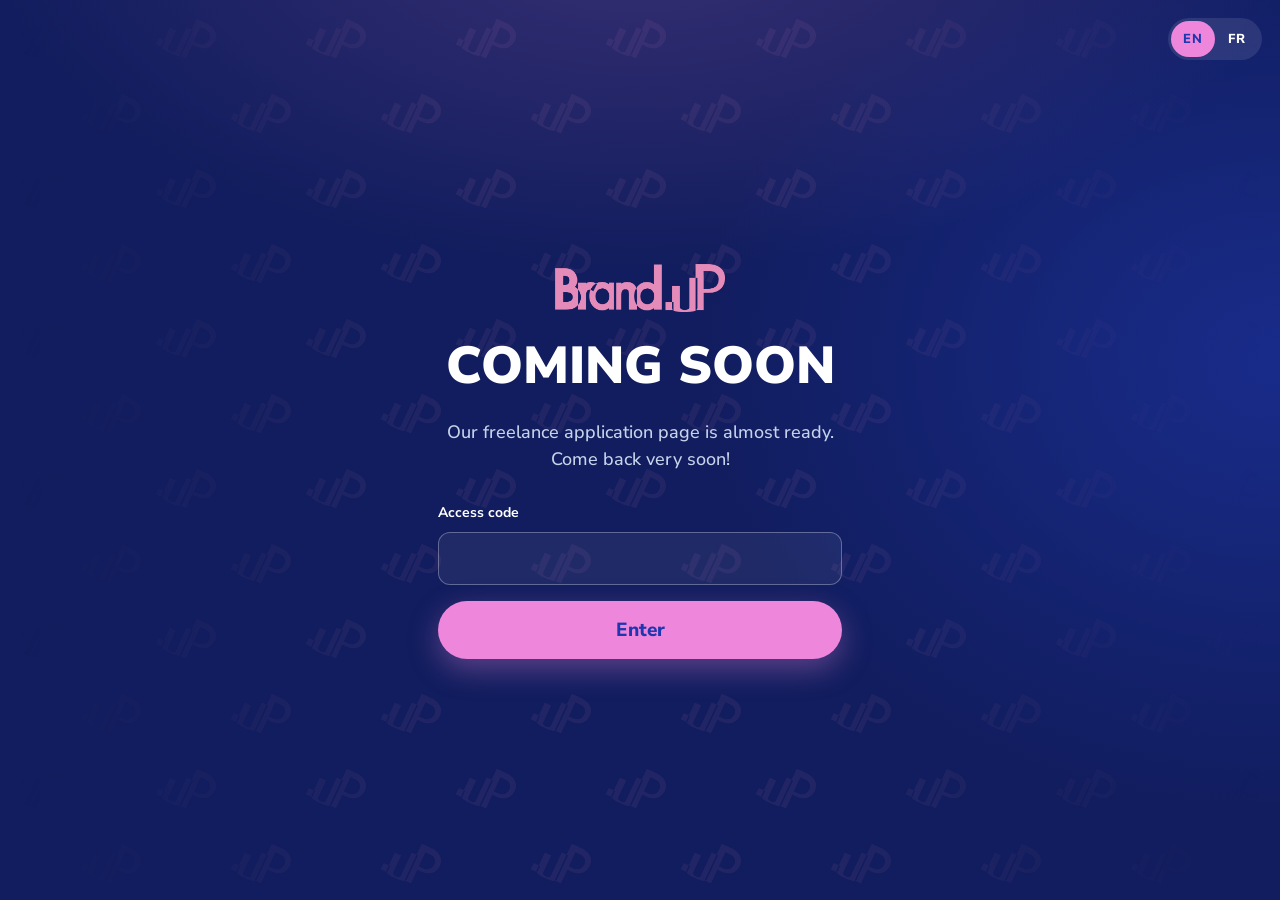
<file: marketing/apply.html>
<!doctype html>
<html lang="en">
<head>
  <meta charset="utf-8">
  <meta name="viewport" content="width=device-width, initial-scale=1">
  <title>Step 3 — Application form | Brand.UP</title>
  <meta name="robots" content="noindex">
  <link rel="icon" type="image/png" href="../assets/favicon.png">
  <link rel="preconnect" href="https://fonts.googleapis.com">
  <link rel="preconnect" href="https://fonts.gstatic.com" crossorigin>
  <link rel="stylesheet" href="https://fonts.googleapis.com/css2?family=Nunito+Sans:opsz,wght@6..12,500;6..12,700;6..12,800;6..12,900&display=swap">
  <link rel="stylesheet" href="../style.css?v=202611231905">
  <script>window.BRANDUP_METIER = "marketing"; window.BRANDUP_RACINE = "../";</script>
  <script src="../config.js?v=202611231905"></script>
  <script src="../verrou.js?v=202611231905"></script>
</head>
<body>

  <header class="bandeau">
    <div class="bandeau__langues" data-langues></div>
    <p class="bandeau__titre" data-t="bandeau.titre"></p>
    <p class="bandeau__sous">
      <svg aria-hidden="true" viewBox="0 0 24 24" fill="none" stroke="currentColor" stroke-width="2.8" stroke-linecap="round" stroke-linejoin="round"><path d="M4 12h15M13 6l6 6-6 6"/></svg>
      <span data-t="bandeau.sousTitre"></span>
      <svg class="miroir" aria-hidden="true" viewBox="0 0 24 24" fill="none" stroke="currentColor" stroke-width="2.8" stroke-linecap="round" stroke-linejoin="round"><path d="M4 12h15M13 6l6 6-6 6"/></svg>
    </p>
  </header>
  <ol class="etapes" data-etapes="3" aria-label="Application steps"></ol>

  <main>
    <h1 class="titre-hero" data-t="page3.titre"></h1>
    <p class="intro" data-t="page3.sousTitre"></p>
    <span class="puce-info">
      <svg aria-hidden="true" viewBox="0 0 24 24" fill="none" stroke="currentColor" stroke-width="2.4" stroke-linecap="round" stroke-linejoin="round"><circle cx="12" cy="12" r="9"/><path d="M12 7v5l3 2"/></svg>
      <span data-t="page3.duree"></span>
    </span>
    <div class="carte-questionnaire">
      <div data-tally="tallyCandidatureId" data-hauteur="900" data-titre="Application form"></div>
    </div>
  </main>

  <footer class="pied">
    <div class="pied__contenu">
      <div class="pied__ligne">
        <img class="pied__logo" src="../assets/logo-blanc-tagline.png" alt="Brand.UP — Build. Upgrade. Perform." width="150" height="58">
        <nav aria-label="Footer links">
          <a href="../legal-notice.html" data-t="footer.mentions"></a>
          <a href="../privacy.html" data-t="footer.confidentialite"></a>
        </nav>
      </div>
      <div class="avertissement">
        <strong data-t="footer.avertissementTitre"></strong>
        <p data-t="footer.avertissement"></p>
      </div>
    </div>
  </footer>

  <script src="../textes.js?v=202611231905"></script>
  <script src="../site.js?v=202611231905"></script>
  <script>if (document.documentElement.lang === "fr") document.title = "Étape 3 — Candidature | Brand.UP";</script>
</body>
</html>
</file>
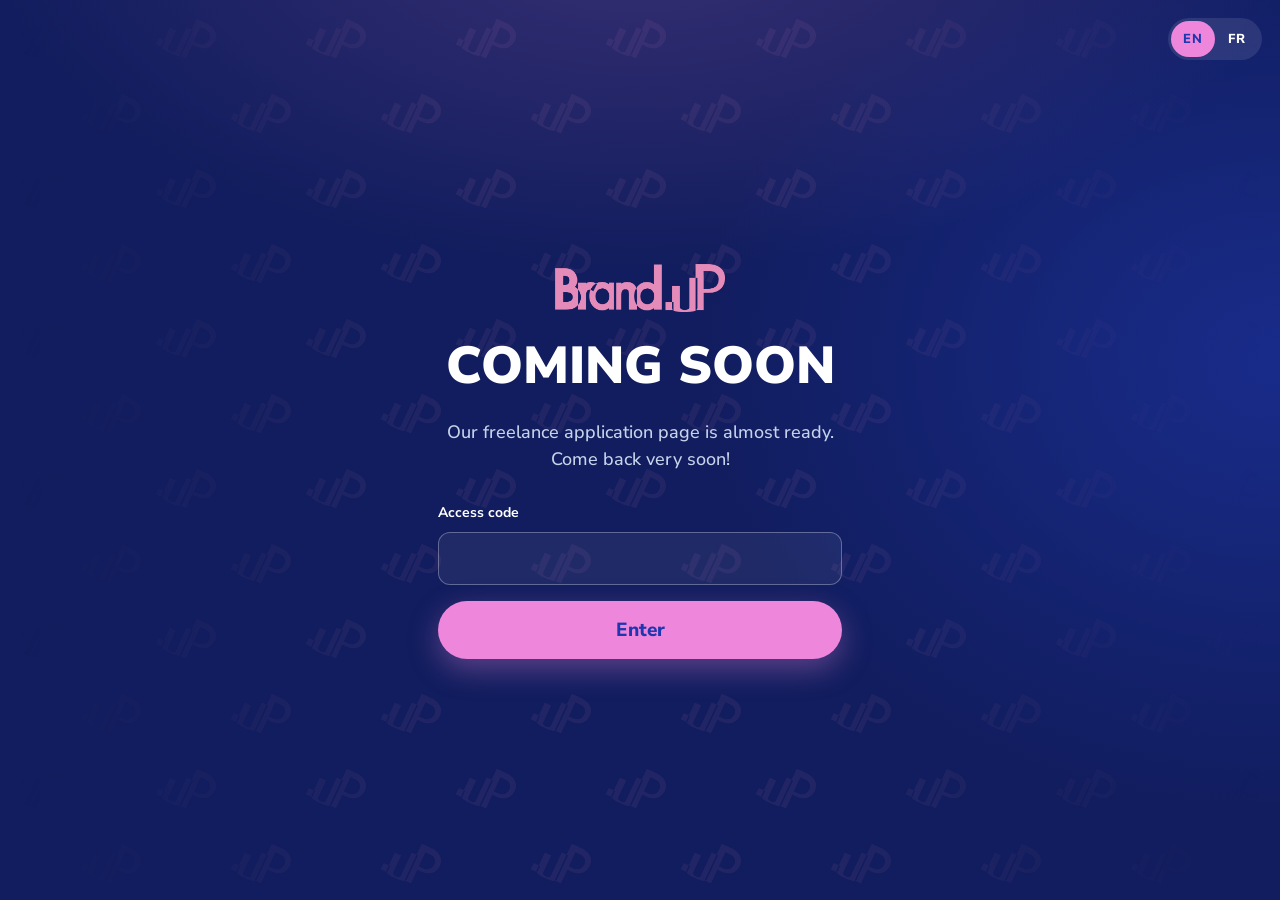
<file: marketing/presentation.html>
<!doctype html>
<html lang="en">
<head>
  <meta charset="utf-8">
  <meta name="viewport" content="width=device-width, initial-scale=1">
  <title>Step 2 — The opportunity | Brand.UP</title>
  <meta name="robots" content="noindex">
  <link rel="icon" type="image/png" href="../assets/favicon.png">
  <link rel="preconnect" href="https://fonts.googleapis.com">
  <link rel="preconnect" href="https://fonts.gstatic.com" crossorigin>
  <link rel="stylesheet" href="https://fonts.googleapis.com/css2?family=Nunito+Sans:opsz,wght@6..12,500;6..12,700;6..12,800;6..12,900&display=swap">
  <link rel="stylesheet" href="../style.css?v=202611231905">
  <script>window.BRANDUP_METIER = "marketing"; window.BRANDUP_RACINE = "../";</script>
  <script src="../config.js?v=202611231905"></script>
  <script src="../verrou.js?v=202611231905"></script>
</head>
<body>

  <header class="bandeau">
    <div class="bandeau__langues" data-langues></div>
    <p class="bandeau__titre" data-t="bandeau.titre"></p>
    <p class="bandeau__sous">
      <svg aria-hidden="true" viewBox="0 0 24 24" fill="none" stroke="currentColor" stroke-width="2.8" stroke-linecap="round" stroke-linejoin="round"><path d="M4 12h15M13 6l6 6-6 6"/></svg>
      <span data-t="bandeau.sousTitre"></span>
      <svg class="miroir" aria-hidden="true" viewBox="0 0 24 24" fill="none" stroke="currentColor" stroke-width="2.8" stroke-linecap="round" stroke-linejoin="round"><path d="M4 12h15M13 6l6 6-6 6"/></svg>
    </p>
  </header>
  <ol class="etapes" data-etapes="2" aria-label="Application steps"></ol>

  <main>
    <h1 class="titre-hero" data-t="page2.titre"></h1>
    <p class="intro" data-t="page2.sousTitre"></p>

    <div class="max-860">
      <div class="video" data-video>
        <div class="video__vide">
          <span class="video__son">
            <svg aria-hidden="true" viewBox="0 0 24 24" fill="none" stroke="currentColor" stroke-width="2" stroke-linecap="round" stroke-linejoin="round"><path d="M11 5L6 9H2v6h4l5 4z"/><path d="M23 9l-6 6M17 9l6 6"/></svg>
            <span data-t="page2.videoBadge"></span>
          </span>
          <span class="video__play" aria-hidden="true">
            <svg width="36" height="36" viewBox="0 0 24 24" fill="currentColor"><path d="M8 5.5v13l11-6.5z"/></svg>
          </span>
          <span data-t="ui.videoBientot"></span>
        </div>
      </div>
    </div>

    <a class="bouton" href="apply.html"><span data-t="page2.boutonCandidater"></span>
      <svg aria-hidden="true" viewBox="0 0 24 24" fill="none" stroke="currentColor" stroke-width="2.6" stroke-linecap="round" stroke-linejoin="round"><path d="M5 12h14M12 5l7 7-7 7"/></svg>
    </a>

    <section class="boites" data-blocs="page2.blocs"></section>

    <div class="pile-boutons">
      <a class="bouton bouton--blanc" href="#" data-lien="detailsUrl" target="_blank" rel="noopener"><span data-t="page2.boutonDetails"></span>
        <svg aria-hidden="true" viewBox="0 0 24 24" fill="none" stroke="currentColor" stroke-width="2.6" stroke-linecap="round" stroke-linejoin="round"><path d="M5 12h14M12 5l7 7-7 7"/></svg>
      </a>
      <a class="bouton" href="apply.html"><span data-t="page2.boutonCandidater"></span>
        <svg aria-hidden="true" viewBox="0 0 24 24" fill="none" stroke="currentColor" stroke-width="2.6" stroke-linecap="round" stroke-linejoin="round"><path d="M5 12h14M12 5l7 7-7 7"/></svg>
      </a>
    </div>
  </main>

  <footer class="pied">
    <div class="pied__contenu">
      <div class="pied__ligne">
        <img class="pied__logo" src="../assets/logo-blanc-tagline.png" alt="Brand.UP — Build. Upgrade. Perform." width="150" height="58">
        <nav aria-label="Footer links">
          <a href="../legal-notice.html" data-t="footer.mentions"></a>
          <a href="../privacy.html" data-t="footer.confidentialite"></a>
        </nav>
        <div class="reseaux">
          <a href="#" data-social="linkedinUrl" target="_blank" rel="noopener" aria-label="LinkedIn"><svg aria-hidden="true" viewBox="0 0 24 24" fill="currentColor"><path d="M4.98 3.5a2.5 2.5 0 1 1 0 5 2.5 2.5 0 0 1 0-5zM3 9.5h4V21H3zM9.5 9.5h3.8v1.6h.1c.5-1 1.8-2 3.8-2 4 0 4.8 2.6 4.8 6V21h-4v-5.1c0-1.2 0-2.8-1.7-2.8s-2 1.3-2 2.7V21h-4z"/></svg></a>
          <a href="#" data-social="instagramUrl" target="_blank" rel="noopener" aria-label="Instagram"><svg aria-hidden="true" viewBox="0 0 24 24" fill="none" stroke="currentColor" stroke-width="2"><rect x="3" y="3" width="18" height="18" rx="5"/><circle cx="12" cy="12" r="4"/><circle cx="17.5" cy="6.5" r="1" fill="currentColor"/></svg></a>
        </div>
      </div>
      <div class="avertissement">
        <strong data-t="footer.avertissementTitre"></strong>
        <p data-t="footer.avertissement"></p>
      </div>
    </div>
  </footer>

  <script src="../textes.js?v=202611231905"></script>
  <script src="../site.js?v=202611231905"></script>
  <script>if (document.documentElement.lang === "fr") document.title = "Étape 2 — L’opportunité | Brand.UP";</script>
</body>
</html>
</file>
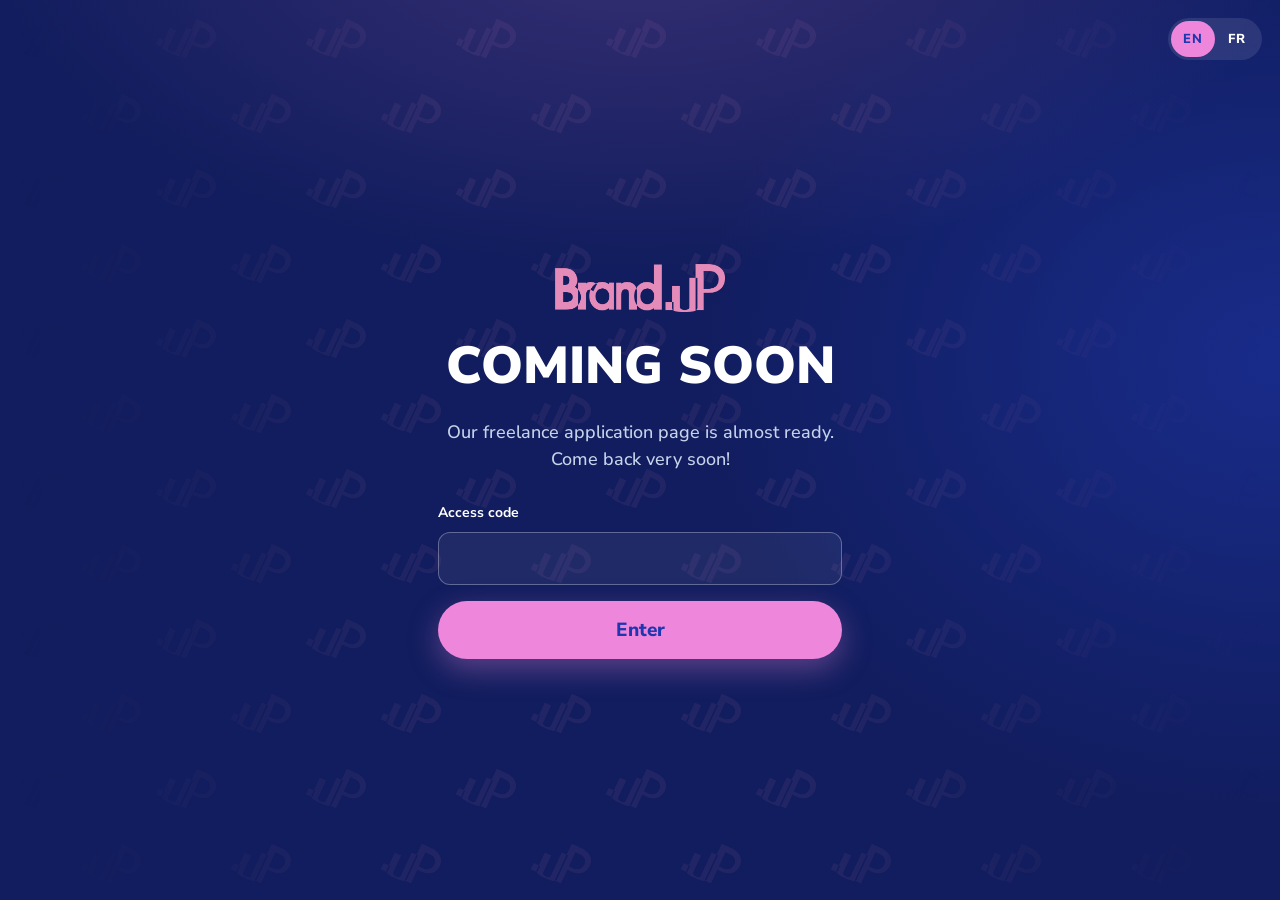
<file: webdev/apply.html>
<!doctype html>
<html lang="en">
<head>
  <meta charset="utf-8">
  <meta name="viewport" content="width=device-width, initial-scale=1">
  <title>Step 3 — Application form | Brand.UP</title>
  <meta name="robots" content="noindex">
  <link rel="icon" type="image/png" href="../assets/favicon.png">
  <link rel="preconnect" href="https://fonts.googleapis.com">
  <link rel="preconnect" href="https://fonts.gstatic.com" crossorigin>
  <link rel="stylesheet" href="https://fonts.googleapis.com/css2?family=Nunito+Sans:opsz,wght@6..12,500;6..12,700;6..12,800;6..12,900&display=swap">
  <link rel="stylesheet" href="../style.css?v=202611231905">
  <script>window.BRANDUP_METIER = "webdev"; window.BRANDUP_RACINE = "../";</script>
  <script src="../config.js?v=202611231905"></script>
  <script src="../verrou.js?v=202611231905"></script>
</head>
<body>

  <header class="bandeau">
    <div class="bandeau__langues" data-langues></div>
    <p class="bandeau__titre" data-t="bandeau.titre"></p>
    <p class="bandeau__sous">
      <svg aria-hidden="true" viewBox="0 0 24 24" fill="none" stroke="currentColor" stroke-width="2.8" stroke-linecap="round" stroke-linejoin="round"><path d="M4 12h15M13 6l6 6-6 6"/></svg>
      <span data-t="bandeau.sousTitre"></span>
      <svg class="miroir" aria-hidden="true" viewBox="0 0 24 24" fill="none" stroke="currentColor" stroke-width="2.8" stroke-linecap="round" stroke-linejoin="round"><path d="M4 12h15M13 6l6 6-6 6"/></svg>
    </p>
  </header>
  <ol class="etapes" data-etapes="3" aria-label="Application steps"></ol>

  <main>
    <h1 class="titre-hero" data-t="page3.titre"></h1>
    <p class="intro" data-t="page3.sousTitre"></p>
    <span class="puce-info">
      <svg aria-hidden="true" viewBox="0 0 24 24" fill="none" stroke="currentColor" stroke-width="2.4" stroke-linecap="round" stroke-linejoin="round"><circle cx="12" cy="12" r="9"/><path d="M12 7v5l3 2"/></svg>
      <span data-t="page3.duree"></span>
    </span>
    <div class="carte-questionnaire">
      <div data-tally="tallyCandidatureId" data-hauteur="900" data-titre="Application form"></div>
    </div>
  </main>

  <footer class="pied">
    <div class="pied__contenu">
      <div class="pied__ligne">
        <img class="pied__logo" src="../assets/logo-blanc-tagline.png" alt="Brand.UP — Build. Upgrade. Perform." width="150" height="58">
        <nav aria-label="Footer links">
          <a href="../legal-notice.html" data-t="footer.mentions"></a>
          <a href="../privacy.html" data-t="footer.confidentialite"></a>
        </nav>
      </div>
      <div class="avertissement">
        <strong data-t="footer.avertissementTitre"></strong>
        <p data-t="footer.avertissement"></p>
      </div>
    </div>
  </footer>

  <script src="../textes.js?v=202611231905"></script>
  <script src="../site.js?v=202611231905"></script>
  <script>if (document.documentElement.lang === "fr") document.title = "Étape 3 — Candidature | Brand.UP";</script>
</body>
</html>
</file>
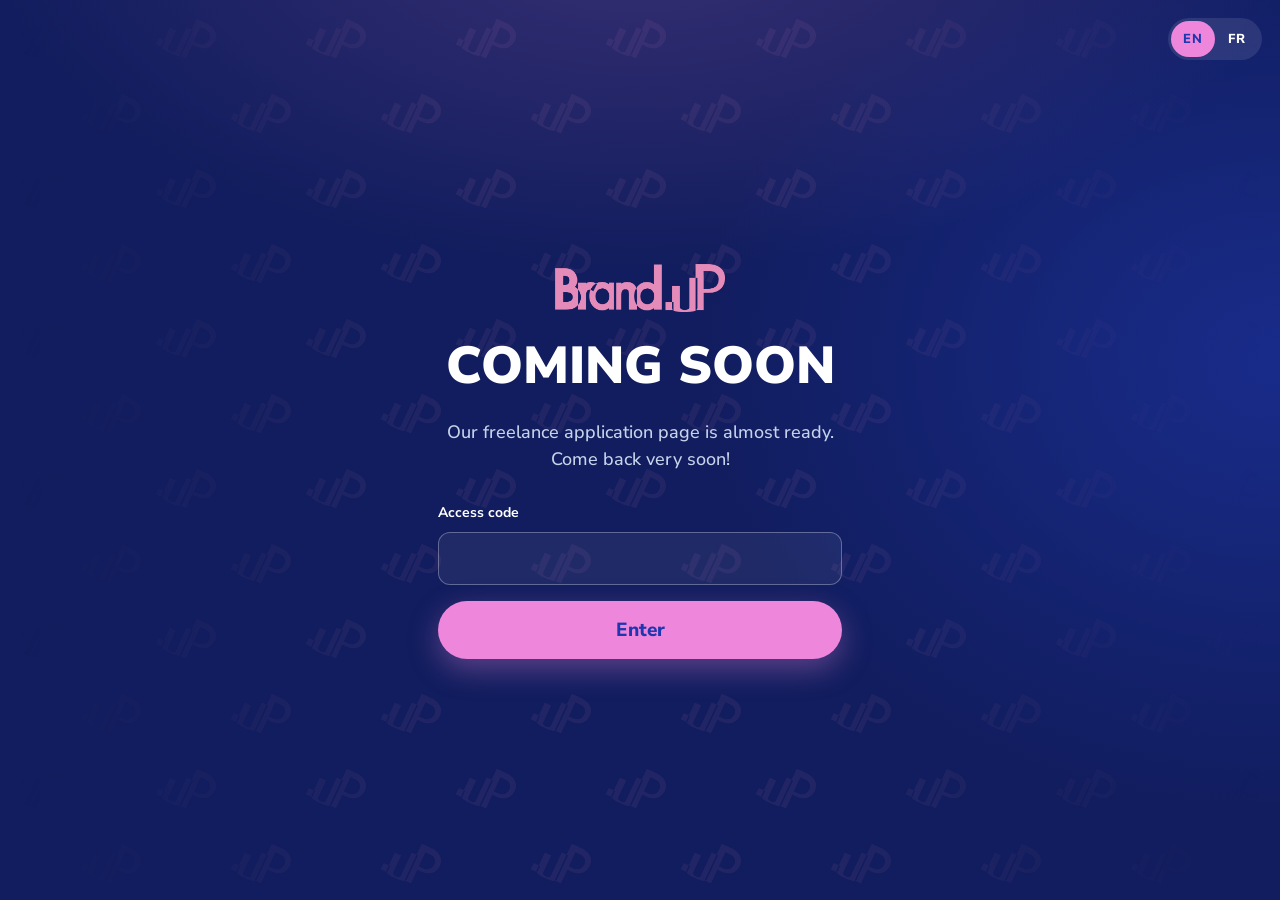
<file: webdev/presentation.html>
<!doctype html>
<html lang="en">
<head>
  <meta charset="utf-8">
  <meta name="viewport" content="width=device-width, initial-scale=1">
  <title>Step 2 — The opportunity | Brand.UP</title>
  <meta name="robots" content="noindex">
  <link rel="icon" type="image/png" href="../assets/favicon.png">
  <link rel="preconnect" href="https://fonts.googleapis.com">
  <link rel="preconnect" href="https://fonts.gstatic.com" crossorigin>
  <link rel="stylesheet" href="https://fonts.googleapis.com/css2?family=Nunito+Sans:opsz,wght@6..12,500;6..12,700;6..12,800;6..12,900&display=swap">
  <link rel="stylesheet" href="../style.css?v=202611231905">
  <script>window.BRANDUP_METIER = "webdev"; window.BRANDUP_RACINE = "../";</script>
  <script src="../config.js?v=202611231905"></script>
  <script src="../verrou.js?v=202611231905"></script>
</head>
<body>

  <header class="bandeau">
    <div class="bandeau__langues" data-langues></div>
    <p class="bandeau__titre" data-t="bandeau.titre"></p>
    <p class="bandeau__sous">
      <svg aria-hidden="true" viewBox="0 0 24 24" fill="none" stroke="currentColor" stroke-width="2.8" stroke-linecap="round" stroke-linejoin="round"><path d="M4 12h15M13 6l6 6-6 6"/></svg>
      <span data-t="bandeau.sousTitre"></span>
      <svg class="miroir" aria-hidden="true" viewBox="0 0 24 24" fill="none" stroke="currentColor" stroke-width="2.8" stroke-linecap="round" stroke-linejoin="round"><path d="M4 12h15M13 6l6 6-6 6"/></svg>
    </p>
  </header>
  <ol class="etapes" data-etapes="2" aria-label="Application steps"></ol>

  <main>
    <h1 class="titre-hero" data-t="page2.titre"></h1>
    <p class="intro" data-t="page2.sousTitre"></p>

    <div class="max-860">
      <div class="video" data-video>
        <div class="video__vide">
          <span class="video__son">
            <svg aria-hidden="true" viewBox="0 0 24 24" fill="none" stroke="currentColor" stroke-width="2" stroke-linecap="round" stroke-linejoin="round"><path d="M11 5L6 9H2v6h4l5 4z"/><path d="M23 9l-6 6M17 9l6 6"/></svg>
            <span data-t="page2.videoBadge"></span>
          </span>
          <span class="video__play" aria-hidden="true">
            <svg width="36" height="36" viewBox="0 0 24 24" fill="currentColor"><path d="M8 5.5v13l11-6.5z"/></svg>
          </span>
          <span data-t="ui.videoBientot"></span>
        </div>
      </div>
    </div>

    <a class="bouton" href="apply.html"><span data-t="page2.boutonCandidater"></span>
      <svg aria-hidden="true" viewBox="0 0 24 24" fill="none" stroke="currentColor" stroke-width="2.6" stroke-linecap="round" stroke-linejoin="round"><path d="M5 12h14M12 5l7 7-7 7"/></svg>
    </a>

    <section class="boites" data-blocs="page2.blocs"></section>

    <div class="pile-boutons">
      <a class="bouton bouton--blanc" href="#" data-lien="detailsUrl" target="_blank" rel="noopener"><span data-t="page2.boutonDetails"></span>
        <svg aria-hidden="true" viewBox="0 0 24 24" fill="none" stroke="currentColor" stroke-width="2.6" stroke-linecap="round" stroke-linejoin="round"><path d="M5 12h14M12 5l7 7-7 7"/></svg>
      </a>
      <a class="bouton" href="apply.html"><span data-t="page2.boutonCandidater"></span>
        <svg aria-hidden="true" viewBox="0 0 24 24" fill="none" stroke="currentColor" stroke-width="2.6" stroke-linecap="round" stroke-linejoin="round"><path d="M5 12h14M12 5l7 7-7 7"/></svg>
      </a>
    </div>
  </main>

  <footer class="pied">
    <div class="pied__contenu">
      <div class="pied__ligne">
        <img class="pied__logo" src="../assets/logo-blanc-tagline.png" alt="Brand.UP — Build. Upgrade. Perform." width="150" height="58">
        <nav aria-label="Footer links">
          <a href="../legal-notice.html" data-t="footer.mentions"></a>
          <a href="../privacy.html" data-t="footer.confidentialite"></a>
        </nav>
        <div class="reseaux">
          <a href="#" data-social="linkedinUrl" target="_blank" rel="noopener" aria-label="LinkedIn"><svg aria-hidden="true" viewBox="0 0 24 24" fill="currentColor"><path d="M4.98 3.5a2.5 2.5 0 1 1 0 5 2.5 2.5 0 0 1 0-5zM3 9.5h4V21H3zM9.5 9.5h3.8v1.6h.1c.5-1 1.8-2 3.8-2 4 0 4.8 2.6 4.8 6V21h-4v-5.1c0-1.2 0-2.8-1.7-2.8s-2 1.3-2 2.7V21h-4z"/></svg></a>
          <a href="#" data-social="instagramUrl" target="_blank" rel="noopener" aria-label="Instagram"><svg aria-hidden="true" viewBox="0 0 24 24" fill="none" stroke="currentColor" stroke-width="2"><rect x="3" y="3" width="18" height="18" rx="5"/><circle cx="12" cy="12" r="4"/><circle cx="17.5" cy="6.5" r="1" fill="currentColor"/></svg></a>
        </div>
      </div>
      <div class="avertissement">
        <strong data-t="footer.avertissementTitre"></strong>
        <p data-t="footer.avertissement"></p>
      </div>
    </div>
  </footer>

  <script src="../textes.js?v=202611231905"></script>
  <script src="../site.js?v=202611231905"></script>
  <script>if (document.documentElement.lang === "fr") document.title = "Étape 2 — L’opportunité | Brand.UP";</script>
</body>
</html>
</file>
<file: style.css>
/* =========================================================
   Brand.UP — recruitment funnel
   Colors and fonts from the Brand.UP brand guidelines.
   ========================================================= */
:root {
  --bleu: #1F37AE;          /* Brand.UP blue */
  --rose: #EE86DC;          /* Brand.UP pink */
  --nuit: #111D5E;          /* deep navy derived from the brand blue (page background) */
  --nuit-2: #0B1442;        /* darker navy (cards, footer) */
  --blanc: #FFFFFF;
  --gris: #C7D3EA;          /* soft text on navy */
  --police: "Avenir Next", "AvenirNext", "Nunito Sans", Avenir, system-ui, sans-serif;
}
html.avec-adobe { --police: "avenir-next-lt-pro", "Avenir Next", "Nunito Sans", system-ui, sans-serif; }

* { box-sizing: border-box; }
html { scroll-behavior: smooth; }
html, body { margin: 0; }

body {
  font-family: var(--police);
  font-weight: 500;
  color: var(--blanc);
  min-height: 100vh;
  display: flex;
  flex-direction: column;
  -webkit-font-smoothing: antialiased;
  background:
    radial-gradient(1100px 600px at 50% -10%, rgba(238, 134, 220, 0.18), transparent 60%),
    radial-gradient(900px 700px at 100% 40%, rgba(31, 55, 174, 0.55), transparent 65%),
    var(--nuit);
  position: relative;
}

/* Brand.UP ".UP" logo pattern, very subtle */
body::before {
  content: "";
  position: fixed; inset: 0; z-index: -1; pointer-events: none;
  opacity: 0.08;
  background-image: url("assets/motif-up.png");
  background-size: 150px 150px;
  -webkit-mask-image: linear-gradient(90deg, transparent 0%, #000 35%, #000 65%, transparent 100%);
          mask-image: linear-gradient(90deg, transparent 0%, #000 35%, #000 65%, transparent 100%);
}

img { max-width: 100%; height: auto; display: block; }
a { color: var(--rose); }
a:focus-visible, button:focus-visible { outline: 3px solid var(--rose); outline-offset: 3px; }

/* ---------- Top banner ---------- */
.bandeau {
  background: var(--rose);
  color: var(--bleu);
  text-align: center;
  padding: 18px 20px 20px;
}
.bandeau__titre {
  margin: 0;
  font-size: clamp(18px, 2.6vw, 30px);
  font-weight: 900;
  letter-spacing: 0.03em;
  text-transform: uppercase;
  line-height: 1.15;
}
.bandeau__sous {
  margin: 6px 0 0;
  display: flex; align-items: center; justify-content: center; gap: 12px;
  font-size: clamp(15px, 2vw, 24px);
  font-weight: 900;
  text-transform: uppercase;
  letter-spacing: 0.03em;
}
.bandeau__sous svg { width: 1.3em; height: 1.3em; flex: none; }
.bandeau__sous svg.miroir { transform: scaleX(-1); }

/* ---------- Progress steps ---------- */
.etapes {
  display: flex; justify-content: center; gap: 8px;
  list-style: none; margin: 0; padding: 18px 16px 0;
  counter-reset: etape;
}
.etapes li {
  display: flex; align-items: center; gap: 8px;
  font-size: 13px; font-weight: 700; letter-spacing: 0.04em; text-transform: uppercase;
  color: var(--gris);
  counter-increment: etape;
}
.etapes li::before {
  content: counter(etape);
  width: 26px; height: 26px; border-radius: 999px;
  display: inline-flex; align-items: center; justify-content: center;
  border: 2px solid rgba(255,255,255,0.35); color: var(--blanc); font-weight: 800; font-size: 13px;
}
.etapes li:not(:last-child) { padding-right: 34px; position: relative; }
.etapes li:not(:last-child)::after {
  content: ""; position: absolute; right: 8px; top: 50%; width: 18px; height: 2px; background: rgba(255,255,255,0.3);
}
.etapes li.fait::before { background: var(--rose); border-color: var(--rose); color: var(--bleu); }
.etapes li.actif { color: var(--blanc); }
.etapes li.actif::before { background: var(--blanc); border-color: var(--blanc); color: var(--bleu); }
@media (max-width: 560px) { .etapes li:not(.actif) span { display: none; } .etapes li:not(:last-child) { padding-right: 30px; } }

/* ---------- Layout ---------- */
main {
  flex: 1; width: 100%; margin: 0 auto;
  padding: 40px 20px 96px;
  display: flex; flex-direction: column; align-items: center; gap: 56px;
}
.centre { text-align: center; }
.max-860 { max-width: 860px; width: 100%; }
.max-1100 { max-width: 1100px; width: 100%; }

h1, h2, h3 { margin: 0; }
.titre-hero {
  font-size: clamp(28px, 4.2vw, 46px);
  line-height: 1.12;
  font-weight: 900;
  text-align: center;
  max-width: 900px;
}
.surligne {
  color: var(--bleu);
  background: var(--rose);
  padding: 0 0.22em;
  border-radius: 6px;
  -webkit-box-decoration-break: clone; box-decoration-break: clone;
}
.intro {
  margin: 0; text-align: center;
  font-size: clamp(18px, 2.2vw, 26px); line-height: 1.4; font-weight: 500;
  max-width: 820px; color: var(--blanc);
}
.badges { display: flex; flex-wrap: wrap; justify-content: center; gap: 10px; padding: 0; margin: 0; list-style: none; }
.badges li {
  padding: 7px 14px; border-radius: 999px;
  border: 1.5px solid rgba(238, 134, 220, 0.7);
  font-size: 14px; font-weight: 700; color: var(--blanc);
}

/* Animated arrows (replaces the pointing hands) */
.fleches { display: flex; gap: 14px; justify-content: center; color: var(--rose); }
.fleches svg { width: 34px; height: 34px; animation: rebond 1.6s ease-in-out infinite; }
.fleches svg:nth-child(2) { animation-delay: .15s; }
.fleches svg:nth-child(3) { animation-delay: .3s; }
@keyframes rebond { 0%, 100% { transform: translateY(0); } 50% { transform: translateY(8px); } }
@media (prefers-reduced-motion: reduce) { .fleches svg { animation: none; } html { scroll-behavior: auto; } }

/* ---------- Form card (page 1) ---------- */
.carte-form {
  width: 100%; max-width: 640px;
  background: var(--nuit-2);
  border: 1px solid rgba(255,255,255,0.12);
  border-radius: 16px;
  padding: 34px 32px 28px;
  box-shadow: 0 30px 60px rgba(0,0,0,0.35);
  display: flex; flex-direction: column; gap: 18px;
}
.carte-form__titre {
  margin: 0; text-align: center;
  font-size: 15px; font-weight: 800; letter-spacing: 0.14em; text-transform: uppercase; color: var(--rose);
}
.cadre-tally { background: var(--blanc); border-radius: 12px; padding: 18px 16px 6px; color: var(--bleu); }
.mention { margin: 0; font-size: 12px; line-height: 1.5; color: var(--gris); text-align: center; }

/* ---------- Buttons ---------- */
.bouton {
  display: inline-flex; align-items: center; justify-content: center; gap: 10px;
  text-decoration: none; text-align: center;
  font-weight: 800; font-size: 19px;
  padding: 16px 38px; border-radius: 999px;
  background: var(--rose); color: var(--bleu);
  box-shadow: 0 10px 30px rgba(238, 134, 220, 0.35);
  transition: transform .15s ease, box-shadow .15s ease;
}
.bouton:hover { color: var(--bleu); transform: translateY(-2px); box-shadow: 0 14px 34px rgba(238, 134, 220, 0.5); }
.bouton svg { width: 20px; height: 20px; }
.bouton--blanc {
  background: var(--blanc); color: var(--bleu);
  font-size: 16px; padding: 10px 22px; border-radius: 10px; box-shadow: none;
}
.bouton--blanc:hover { box-shadow: 0 8px 20px rgba(255,255,255,0.2); }
.pile-boutons { display: flex; flex-direction: column; align-items: center; gap: 26px; }

/* ---------- Testimonials (page 1) ---------- */
.titre-section {
  display: flex; align-items: center; justify-content: center; gap: 12px;
  font-size: clamp(26px, 3.6vw, 40px); font-weight: 900; color: var(--rose); text-align: center;
}
.titre-section svg { width: 1em; height: 1em; flex: none; }
.temoignages {
  list-style: none; margin: 0; padding: 0; width: 100%;
  display: grid; grid-template-columns: repeat(auto-fit, minmax(300px, 1fr)); gap: 24px;
}
.temoignage {
  background: var(--nuit-2);
  border: 1px solid rgba(255,255,255,0.14);
  border-radius: 16px;
  padding: 26px;
  display: flex; flex-direction: column; gap: 18px;
  transition: transform .2s ease, border-color .2s ease;
}
.temoignage:hover { transform: translateY(-3px); border-color: rgba(238, 134, 220, 0.6); }
.temoignage--a-remplir { border: 2px dashed rgba(199, 211, 234, 0.45); }
.temoignage--a-remplir .temoignage__texte p,
.temoignage--a-remplir .temoignage__nom,
.temoignage--a-remplir .temoignage__role { color: var(--gris); font-style: italic; }
.temoignage__badge {
  align-self: flex-start;
  font-size: 11px; font-weight: 800; letter-spacing: 0.1em; text-transform: uppercase;
  padding: 6px 10px; border-radius: 6px; background: rgba(238, 134, 220, 0.16); color: var(--rose);
}
.temoignage__badge--linkedin { background: #0A66C2; color: var(--blanc); }
.temoignage__texte { margin: 0; position: relative; padding-top: 24px; }
.temoignage__texte::before {
  content: "“"; position: absolute; top: -16px; left: -2px;
  font-size: 64px; line-height: 1; font-weight: 900; color: var(--rose);
}
.temoignage__texte p { margin: 0; font-size: 16px; line-height: 1.6; color: var(--blanc); }
.temoignage__capture { width: 100%; border-radius: 10px; }
.temoignage__auteur { display: flex; align-items: center; gap: 12px; margin-top: auto; }
.temoignage__initiales, .temoignage__photo { width: 46px; height: 46px; border-radius: 999px; flex: none; object-fit: cover; }
.temoignage__initiales {
  background: var(--rose); color: var(--bleu);
  display: flex; align-items: center; justify-content: center; font-weight: 900; font-size: 16px;
}
.temoignage__nom { margin: 0; font-weight: 800; font-size: 16px; color: var(--blanc); text-decoration: none; display: block; }
a.temoignage__nom:hover { color: var(--rose); }
.temoignage__role { margin: 2px 0 0; font-size: 14px; color: var(--gris); }

/* ---------- Video (page 2) ---------- */
.video {
  position: relative; width: 100%; aspect-ratio: 16 / 9;
  border-radius: 14px; overflow: hidden;
  background: #000;
  border: 1px solid rgba(255,255,255,0.15);
  box-shadow: 0 30px 70px rgba(0,0,0,0.45), 0 0 0 8px rgba(238, 134, 220, 0.12);
}
.video iframe, .video video { position: absolute; inset: 0; width: 100%; height: 100%; border: 0; background: #000; }
.video__vide {
  position: absolute; inset: 0;
  display: flex; flex-direction: column; align-items: center; justify-content: center; gap: 18px;
  background: linear-gradient(135deg, #152679, #0B1442);
  color: var(--gris); font-weight: 700; padding: 20px; text-align: center;
}
.video__play {
  width: 88px; height: 88px; border-radius: 999px; background: var(--rose); color: var(--bleu);
  display: flex; align-items: center; justify-content: center;
  box-shadow: 0 0 0 12px rgba(238, 134, 220, 0.18);
}
.video__son {
  position: absolute; top: 14px; left: 14px;
  display: inline-flex; align-items: center; gap: 8px;
  padding: 7px 12px; border-radius: 999px;
  background: rgba(0,0,0,0.6); border: 1px solid rgba(255,255,255,0.5);
  font-size: 13px; font-weight: 700; color: var(--blanc);
}
.video__son svg { width: 16px; height: 16px; }

/* ---------- Boxes (page 2) ---------- */
.boites { display: flex; flex-direction: column; gap: 20px; width: 100%; max-width: 560px; }
.boite {
  background: rgba(11, 20, 66, 0.92);
  border: 2px solid rgba(255,255,255,0.85);
  border-radius: 6px;
  padding: 26px 30px 30px;
  box-shadow: 0 16px 34px rgba(0,0,0,0.35);
}
.boite h2 { font-size: clamp(26px, 3.4vw, 36px); font-weight: 900; text-align: center; margin-bottom: 20px; }
.boite ul { margin: 0; padding-left: 22px; display: flex; flex-direction: column; gap: 16px; font-size: 17px; line-height: 1.45; }
.boite li::marker { color: var(--rose); font-size: 1.1em; }

/* ---------- Questionnaire (page 3) ---------- */
.carte-questionnaire {
  width: 100%; max-width: 760px;
  background: var(--blanc); color: var(--bleu);
  border-radius: 16px; padding: 28px 24px;
  box-shadow: 0 30px 60px rgba(0,0,0,0.35);
}
.puce-info {
  display: inline-flex; align-items: center; gap: 8px;
  padding: 7px 14px; border-radius: 999px; background: rgba(238, 134, 220, 0.16);
  color: var(--rose); font-weight: 800; font-size: 14px;
}
.puce-info svg { width: 16px; height: 16px; }

/* ---------- Form not connected yet ---------- */
.a-brancher {
  border: 2px dashed #9FB2D6; border-radius: 12px; padding: 22px;
  text-align: center; font-size: 15px; line-height: 1.5; color: #3D5A8A;
  display: flex; flex-direction: column; gap: 14px; align-items: center;
}
.a-brancher strong { color: var(--bleu); }
.a-brancher .bouton { font-size: 16px; padding: 12px 24px; box-shadow: none; }

/* ---------- Footer ---------- */
.pied { background: var(--nuit-2); color: var(--blanc); padding: 44px 20px 40px; border-top: 1px solid rgba(255,255,255,0.08); }
.pied__contenu { max-width: 1100px; margin: 0 auto; display: flex; flex-direction: column; gap: 30px; }
.pied__ligne { display: flex; flex-wrap: wrap; gap: 24px 40px; align-items: center; justify-content: space-between; }
.pied__logo { width: 150px; }
.pied nav { display: flex; flex-wrap: wrap; gap: 14px 26px; }
.pied nav a { color: var(--blanc); text-decoration: none; font-size: 14px; font-weight: 700; text-transform: uppercase; letter-spacing: 0.05em; }
.pied nav a:hover { color: var(--rose); }
.reseaux { display: flex; gap: 18px; }
.reseaux a { color: var(--blanc); display: inline-flex; }
.reseaux a:hover { color: var(--rose); }
.reseaux svg { width: 24px; height: 24px; }
.avertissement { text-align: center; max-width: 820px; margin: 0 auto; }
.avertissement strong { display: block; font-style: italic; font-weight: 900; font-size: 15px; letter-spacing: 0.04em; text-transform: uppercase; margin-bottom: 8px; }
.avertissement p { margin: 0; font-size: 14px; line-height: 1.6; color: var(--gris); }

/* ---------- Legal pages ---------- */
.legal { background: var(--blanc); color: var(--bleu); border-radius: 16px; padding: 40px 34px; line-height: 1.65; width: 100%; max-width: 820px; }
.legal a { color: var(--bleu); }
.legal h1 { font-size: clamp(26px, 3.4vw, 34px); font-weight: 900; margin-bottom: 8px; }
.legal h2 { font-size: 18px; font-weight: 800; margin: 28px 0 8px; }
.legal p, .legal li { font-size: 16px; }

@media (max-width: 600px) {
  main { padding: 28px 14px 72px; gap: 40px; }
  .carte-form, .carte-questionnaire, .legal { padding: 24px 16px; }
  .boite { padding: 22px 18px 24px; }
  .bouton { width: 100%; }
  .bouton--blanc { width: auto; }
}

/* ---------- Language switcher ---------- */
.bandeau { position: relative; }
.bandeau__langues { position: absolute; top: 50%; right: 18px; transform: translateY(-50%); }
.langues { display: inline-flex; padding: 3px; border-radius: 999px; background: rgba(31, 55, 174, 0.14); }
.langues__bouton {
  font: inherit; font-size: 13px; font-weight: 800; letter-spacing: 0.06em;
  border: 0; cursor: pointer; padding: 7px 12px; min-width: 44px; min-height: 36px;
  border-radius: 999px; background: transparent; color: var(--bleu);
}
.langues__bouton[aria-pressed="true"] { background: var(--bleu); color: var(--blanc); }
.langues__bouton:hover:not([aria-pressed="true"]) { background: rgba(31, 55, 174, 0.18); }
@media (max-width: 900px) {
  .bandeau__langues { position: static; transform: none; display: flex; justify-content: flex-end; margin: -6px 0 8px; }
}

/* ---------- Lock screen (site under construction) ---------- */
html.verrouille body > *:not(.ecran-verrou) { display: none !important; }
.ecran-verrou { flex: 1; display: flex; flex-direction: column; min-height: 100vh; }
.ecran-verrou__haut { display: flex; justify-content: flex-end; padding: 18px; }
.ecran-verrou__haut .langues { background: rgba(255, 255, 255, 0.1); }
.ecran-verrou__haut .langues__bouton { color: var(--blanc); }
.ecran-verrou__haut .langues__bouton[aria-pressed="true"] { background: var(--rose); color: var(--bleu); }
.ecran-verrou__carte {
  margin: auto; width: calc(100% - 32px); max-width: 460px; text-align: center;
  display: flex; flex-direction: column; align-items: center; gap: 18px;
  padding: 40px 28px 64px;
}
.ecran-verrou__carte h1 { font-size: clamp(34px, 6vw, 52px); font-weight: 900; text-transform: uppercase; }
.ecran-verrou__carte p { margin: 0; font-size: 18px; line-height: 1.5; color: var(--gris); }
.ecran-verrou__form { width: 100%; display: flex; flex-direction: column; gap: 10px; margin-top: 12px; text-align: left; }
.ecran-verrou__form label { font-size: 14px; font-weight: 700; }
.ecran-verrou__form input {
  font: inherit; font-size: 17px; padding: 14px 16px; border-radius: 12px;
  border: 1.5px solid rgba(255, 255, 255, 0.3); background: rgba(255, 255, 255, 0.06); color: var(--blanc);
}
.ecran-verrou__form input:focus { outline: 3px solid var(--rose); outline-offset: 1px; }
.ecran-verrou__form .bouton { width: 100%; margin-top: 6px; border: 0; cursor: pointer; font-family: inherit; }
.ecran-verrou__erreur { min-height: 1.4em; font-size: 15px !important; color: var(--rose) !important; text-align: center; }

/* ---------- Testimonials: masonry layout, Google badge, stars ---------- */
.temoignages { display: block; columns: 3 300px; column-gap: 24px; }
.temoignages .temoignage { break-inside: avoid; margin: 0 0 24px; width: 100%; }
.temoignage__tete { display: flex; align-items: center; justify-content: space-between; gap: 12px; flex-wrap: wrap; }
.temoignage__badge--google { background: var(--blanc); color: #1F2937; }
.temoignage__etoiles { color: #FBBC04; font-size: 17px; letter-spacing: 2px; }
.temoignage__traduit { margin: 4px 0 0; font-size: 12px; font-style: italic; color: var(--gris); opacity: 0.8; }
.temoignage__photo { width: 52px; height: 52px; border: 2px solid var(--rose); background: #000; }
.cadre-tally__logo { display: block; width: 64px; height: 64px; margin: 4px auto 6px; }

/* Breathing room around the highlighted "Brand.UP" in the title */
.titre-hero { line-height: 1.22; }
.titre-hero .surligne { display: inline-block; margin: 0.18em 0.08em 0; padding: 0.02em 0.28em 0.06em; line-height: 1.1; }
.surtitre-hero { margin: -24px 0 -36px; font-size: 14px; font-weight: 800; letter-spacing: 0.14em; text-transform: uppercase; color: var(--rose); text-align: center; }
.sous-titre-section { margin: -24px 0 0; font-size: 17px; color: var(--gris); text-align: center; }

/* ---------- Bilingual legal pages ---------- */
html:not([lang="fr"]) [data-lang="fr"],
html[lang="fr"] [data-lang="en"] { display: none; }
</file>
